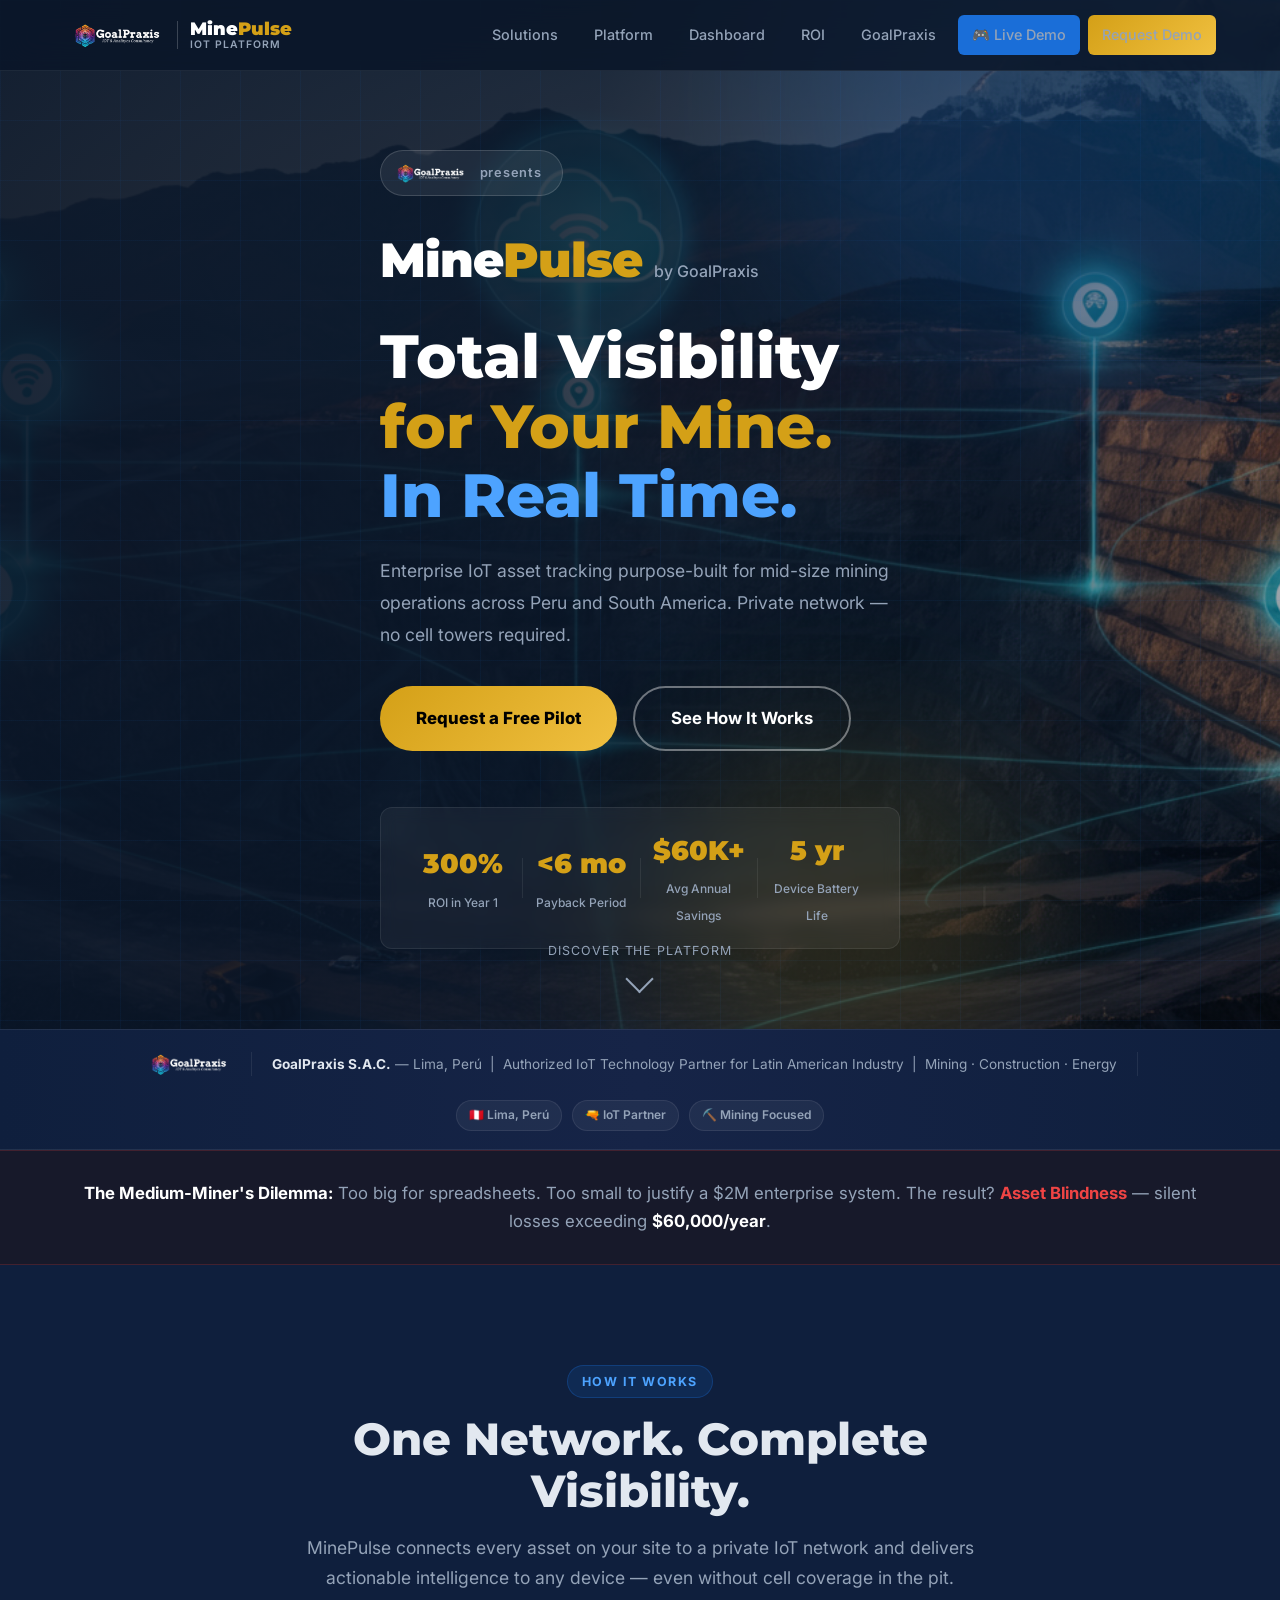
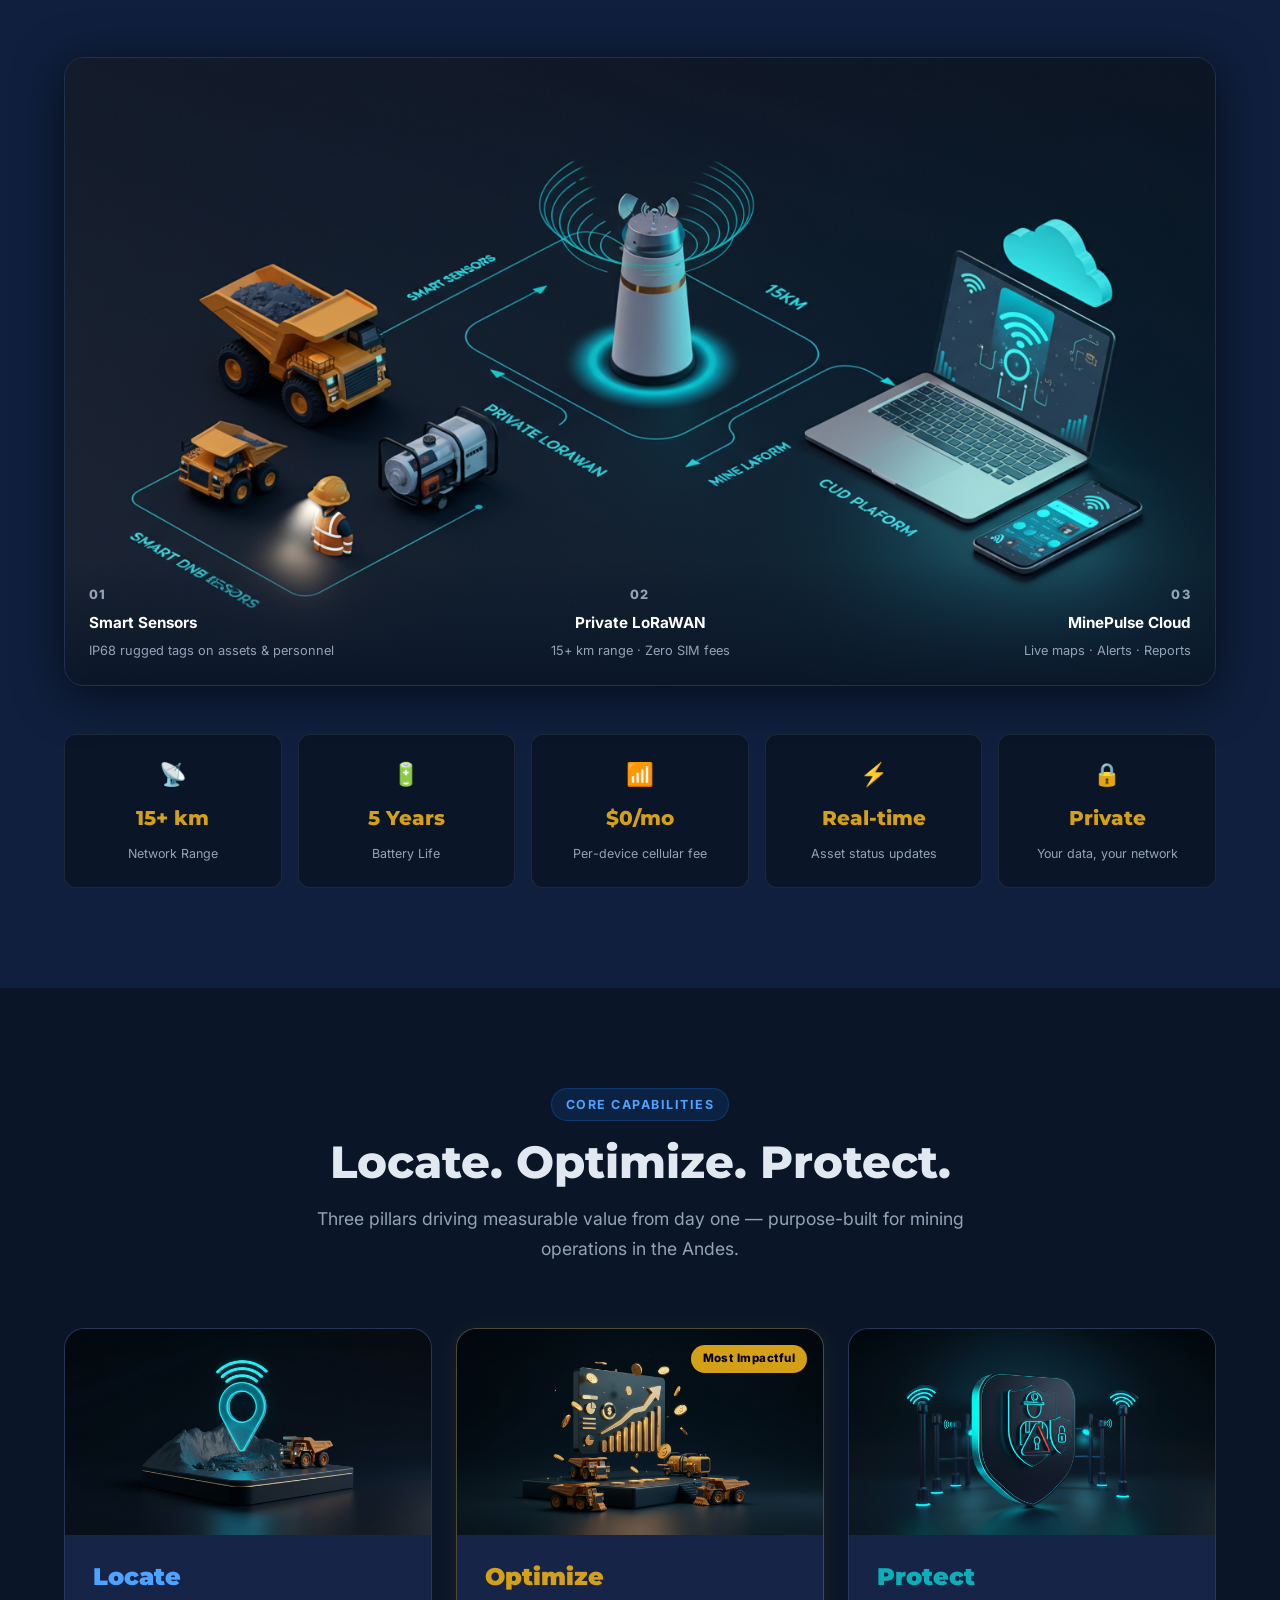
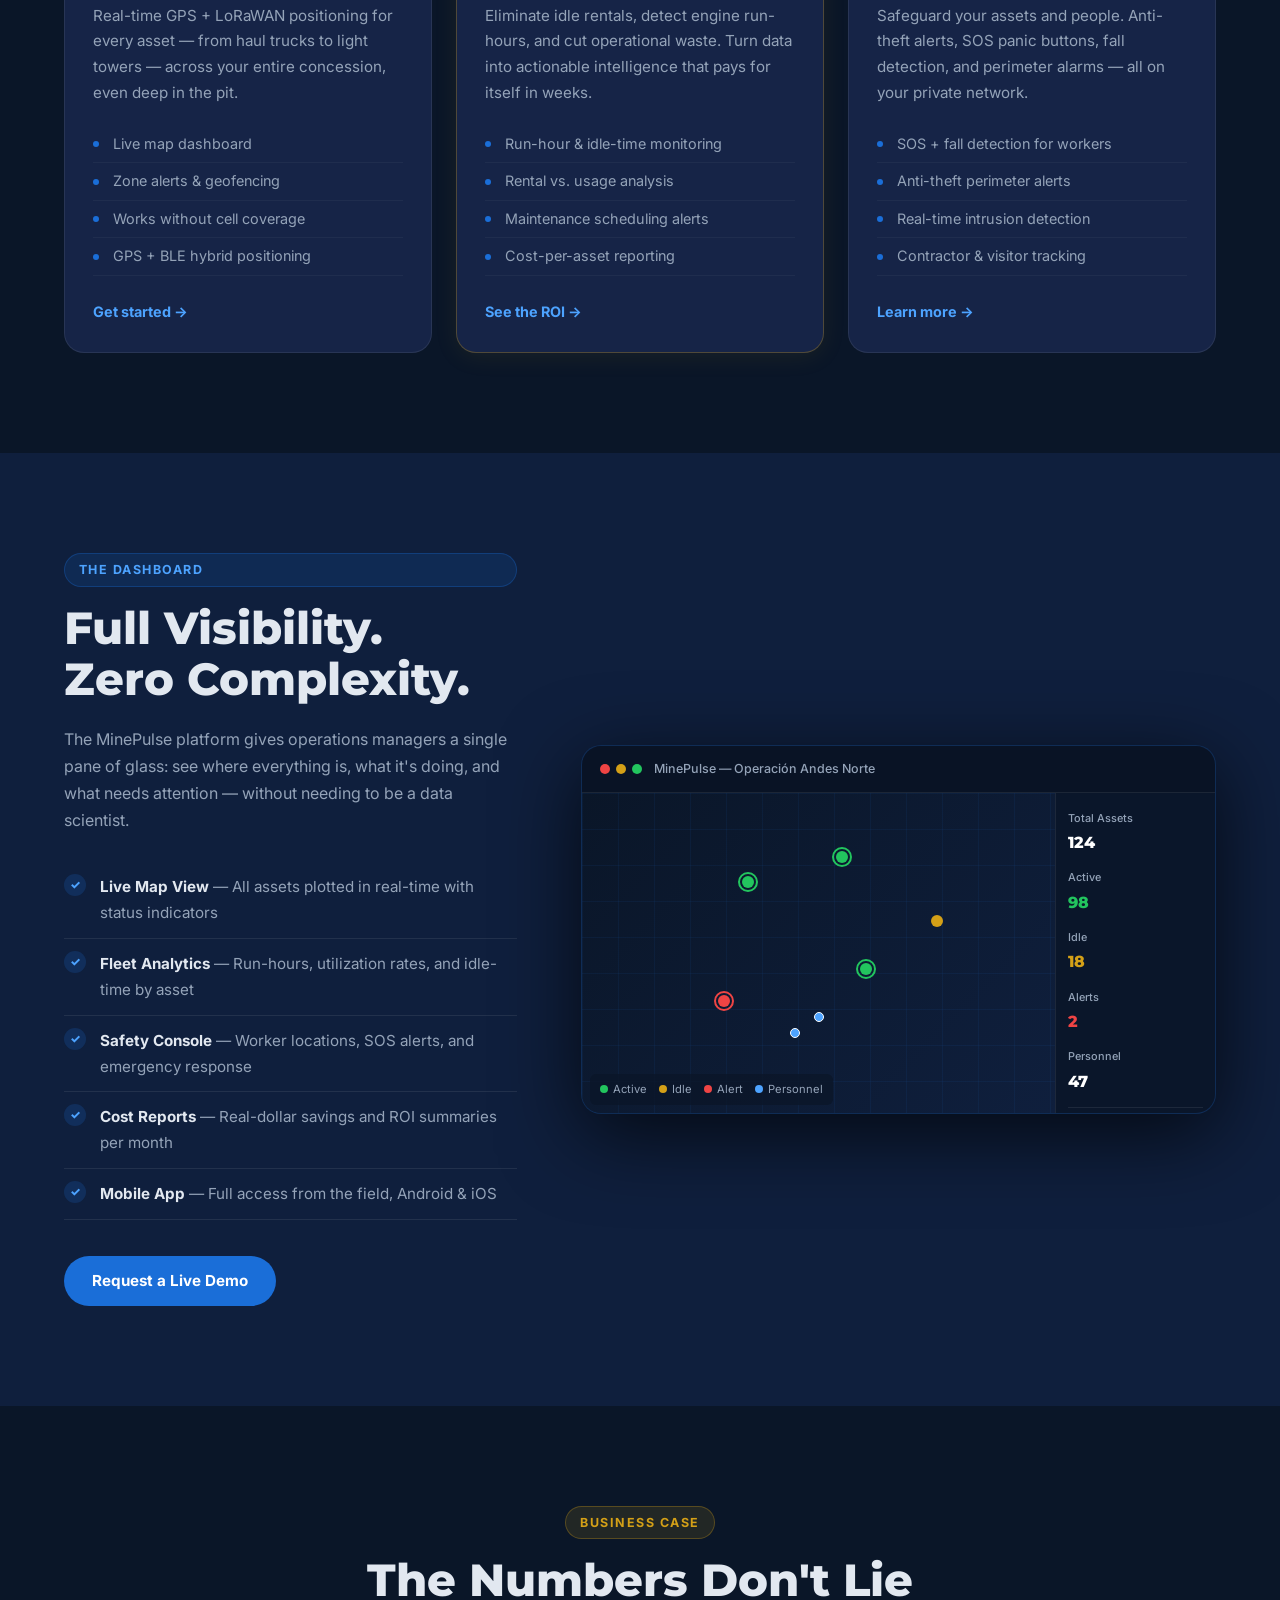
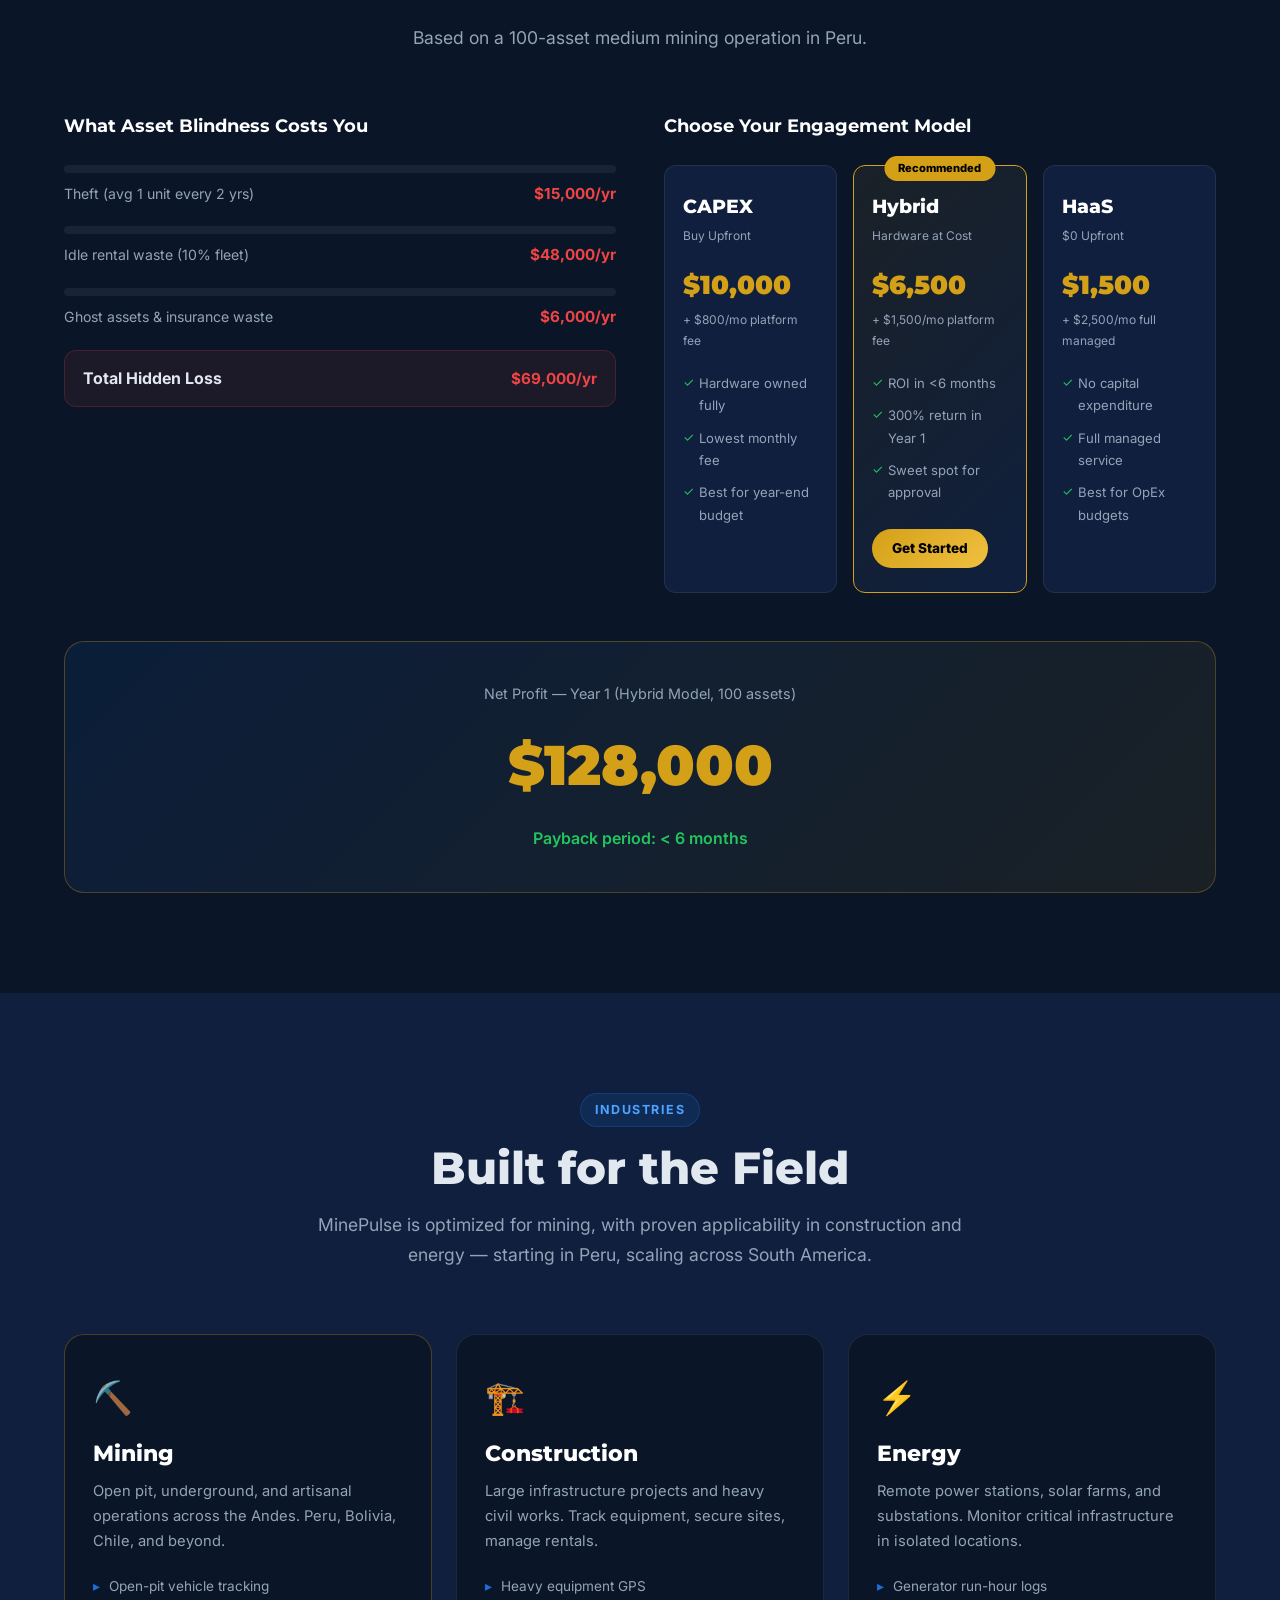
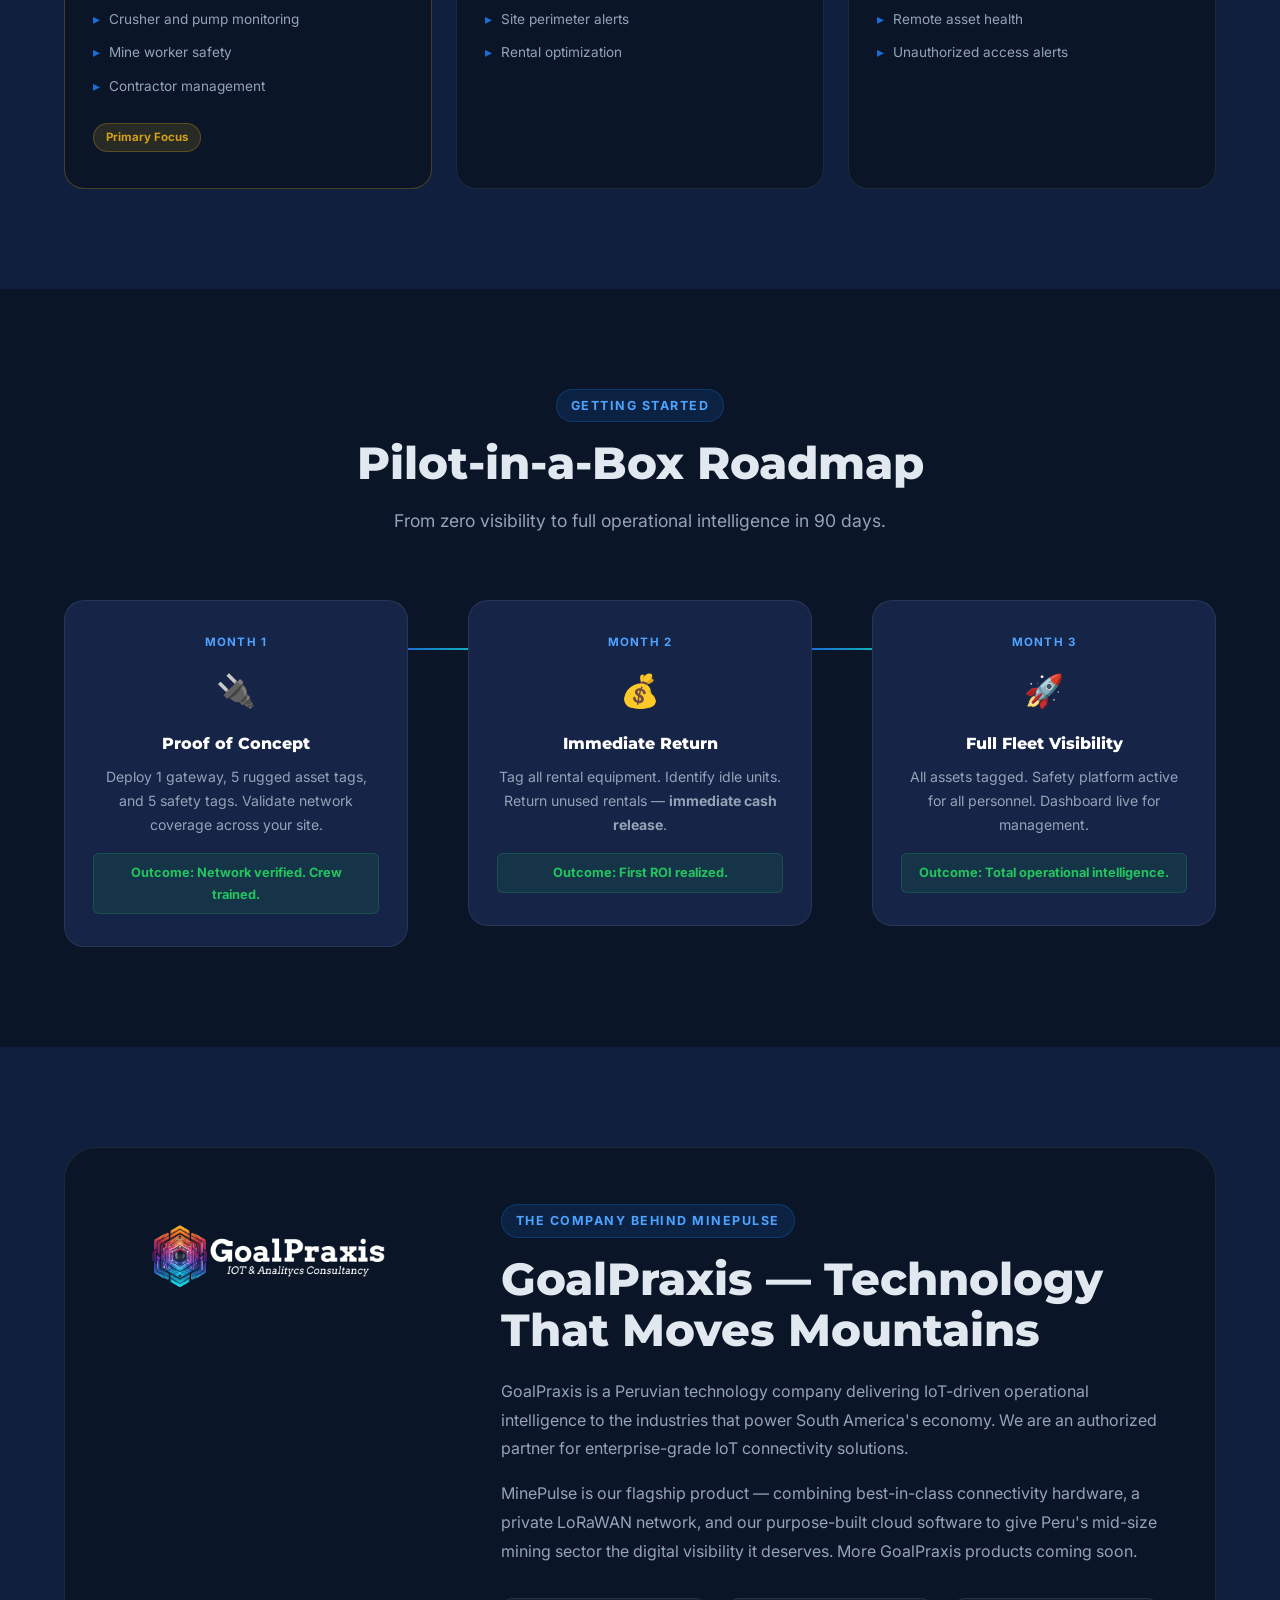
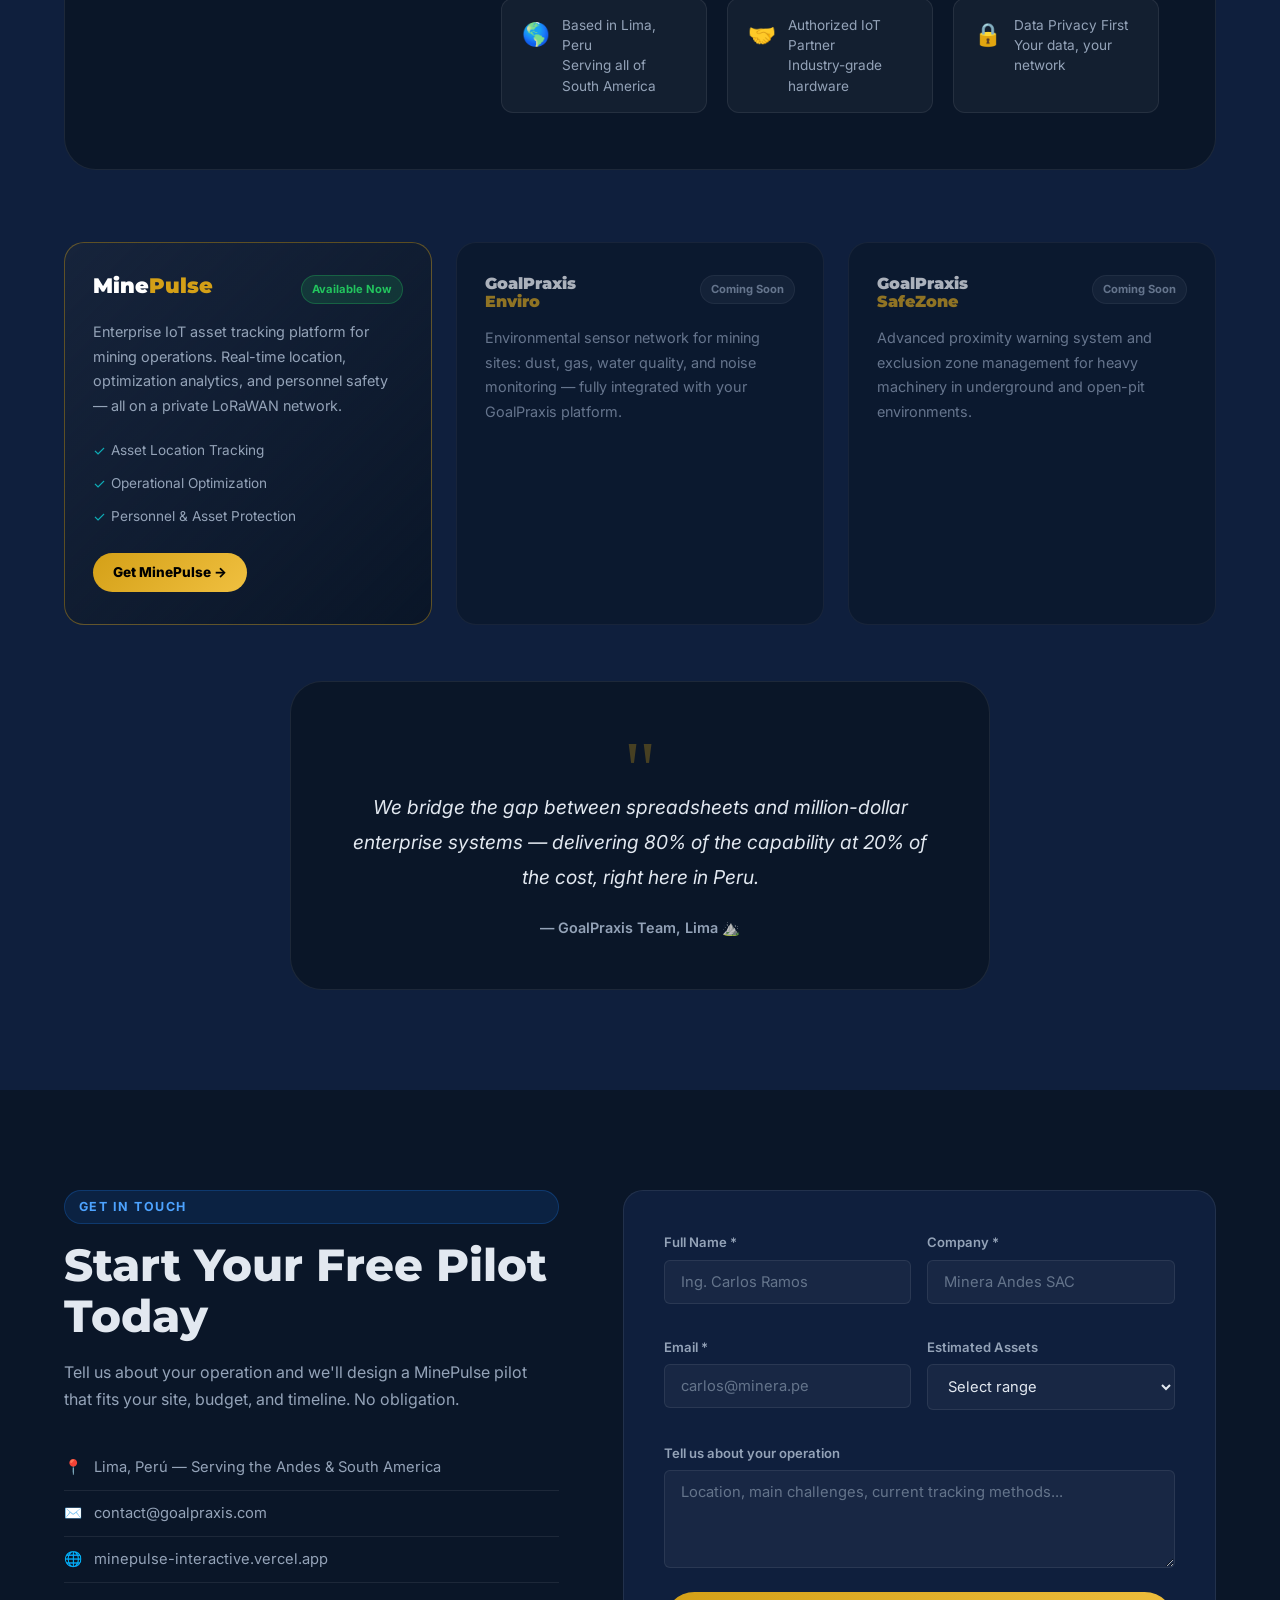
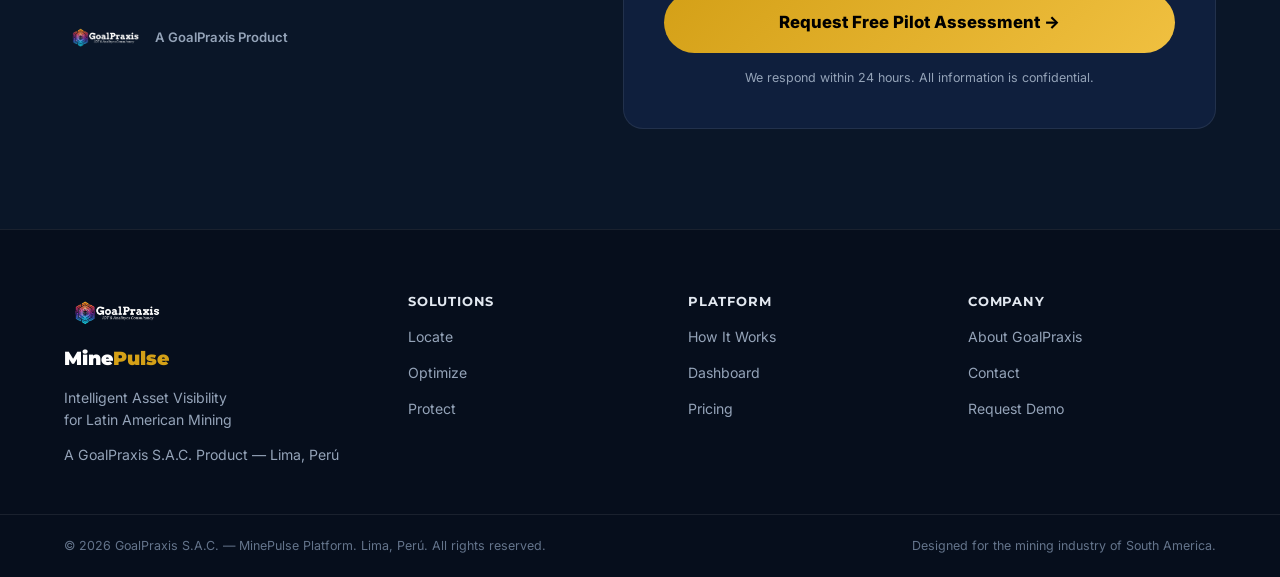
<file: index.html>
<!DOCTYPE html>
<html lang="en">
<head>
  <meta charset="UTF-8" />
  <meta name="viewport" content="width=device-width, initial-scale=1.0" />
  <title>MinePulse by GoalPraxis – Intelligent Asset Visibility for Mining</title>
  <meta name="description" content="MinePulse by GoalPraxis delivers enterprise-grade IoT asset tracking for mining operations in Peru and South America. Locate, Optimize, and Protect your fleet in real time." />
  <link rel="stylesheet" href="css/styles.css" />
  <link rel="preconnect" href="https://fonts.googleapis.com" />
  <link href="https://fonts.googleapis.com/css2?family=Inter:wght@300;400;500;600;700;800&family=Montserrat:wght@700;800;900&display=swap" rel="stylesheet" />
</head>
<body>

  <!-- NAV -->
  <header class="nav-wrapper" id="navbar">
    <nav class="nav-inner container">
      <a href="#" class="nav-logo">
        <div class="nav-logo-gp">
          <img src="img/goalpraxis-logo.png" alt="GoalPraxis" class="nav-logo-img" />
        </div>
        <div class="nav-logo-divider"></div>
        <div class="nav-logo-product">
          <span class="product-name">Mine<span class="product-accent">Pulse</span></span>
          <span class="product-tag">IoT Platform</span>
        </div>
      </a>
      <ul class="nav-links" id="navLinks">
        <li><a href="#solutions">Solutions</a></li>
        <li><a href="#ecosystem">Platform</a></li>
        <li><a href="#platform">Dashboard</a></li>
        <li><a href="#roi">ROI</a></li>
        <li><a href="#about">GoalPraxis</a></li>
        <li><a href="demo.html" class="btn btn-primary btn-sm" target="_blank">&#127918; Live Demo</a></li>
        <li><a href="#contact" class="btn btn-gold btn-sm">Request Demo</a></li>
      </ul>
      <button class="nav-burger" id="navBurger" aria-label="Toggle menu">
        <span></span><span></span><span></span>
      </button>
    </nav>
  </header>

  <!-- HERO -->
  <section class="hero" id="home">
    <div class="hero-photo-bg">
      <img src="img/hero-infographic.png" alt="MinePulse mining IoT" />
      <div class="hero-photo-overlay"></div>
    </div>
    <div class="hero-bg-fx">
      <div class="hero-grid"></div>
      <div class="hero-orb hero-orb-1"></div>
      <div class="hero-orb hero-orb-2"></div>
    </div>
    <div class="container hero-content">
      <div class="hero-brand-badge">
        <img src="img/goalpraxis-logo.png" alt="GoalPraxis" class="hero-brand-logo" />
        <span class="hero-brand-text">presents</span>
      </div>
      <div class="hero-product-title">
        <span class="hero-product-name">Mine<span class="hero-product-accent">Pulse</span></span>
        <span class="hero-product-sub">by GoalPraxis</span>
      </div>
      <h1 class="hero-title">
        <span class="text-white">Total Visibility</span><br />
        <span class="text-gold">for Your Mine.</span><br />
        <span class="text-blue-light">In Real Time.</span>
      </h1>
      <p class="hero-subtitle">
        Enterprise IoT asset tracking purpose-built for mid-size mining operations across Peru and South America. Private network — no cell towers required.
      </p>
      <div class="hero-cta">
        <a href="#contact" class="btn btn-gold btn-lg">Request a Free Pilot</a>
        <a href="#ecosystem" class="btn btn-outline btn-lg">See How It Works</a>
      </div>
      <div class="hero-stats">
        <div class="stat-item"><span class="stat-number">300%</span><span class="stat-label">ROI in Year 1</span></div>
        <div class="stat-divider"></div>
        <div class="stat-item"><span class="stat-number">&lt;6 mo</span><span class="stat-label">Payback Period</span></div>
        <div class="stat-divider"></div>
        <div class="stat-item"><span class="stat-number">$60K+</span><span class="stat-label">Avg Annual Savings</span></div>
        <div class="stat-divider"></div>
        <div class="stat-item"><span class="stat-number">5 yr</span><span class="stat-label">Device Battery Life</span></div>
      </div>
    </div>
    <div class="hero-scroll-indicator">
      <span>Discover the platform</span>
      <div class="scroll-arrow"></div>
    </div>
  </section>

  <!-- GOALPRAXIS BRAND BAND -->
  <section class="gp-band">
    <div class="container gp-band-inner">
      <img src="img/goalpraxis-logo.png" alt="GoalPraxis" class="gp-band-logo" />
      <div class="gp-band-divider"></div>
      <p class="gp-band-text">
        <strong>GoalPraxis S.A.C.</strong> — Lima, Per&uacute; &nbsp;|&nbsp; Authorized IoT Technology Partner for Latin American Industry &nbsp;|&nbsp; Mining &middot; Construction &middot; Energy
      </p>
      <div class="gp-band-divider"></div>
      <div class="gp-band-badges">
        <span class="gp-badge">&#127477;&#127466; Lima, Per&uacute;</span>
        <span class="gp-badge">&#128299; IoT Partner</span>
        <span class="gp-badge">&#9935;&#65039; Mining Focused</span>
      </div>
    </div>
  </section>

  <!-- PROBLEM STATEMENT -->
  <section class="problem-band">
    <div class="container">
      <p class="problem-lead">
        <strong>The Medium-Miner's Dilemma:</strong> Too big for spreadsheets. Too small to justify a $2M enterprise system.
        The result? <em>Asset Blindness</em> — silent losses exceeding <strong>$60,000/year</strong>.
      </p>
    </div>
  </section>

  <!-- ECOSYSTEM INFOGRAPHIC -->
  <section class="ecosystem section" id="ecosystem">
    <div class="container">
      <div class="section-header">
        <span class="section-tag">How It Works</span>
        <h2>One Network. Complete Visibility.</h2>
        <p>MinePulse connects every asset on your site to a private IoT network and delivers actionable intelligence to any device — even without cell coverage in the pit.</p>
      </div>
      <div class="ecosystem-image">
        <img src="img/ecosystem-infographic.png" alt="MinePulse IoT Ecosystem" />
        <div class="ecosystem-overlay-labels">
          <div class="eco-label eco-label-left">
            <span class="eco-num">01</span>
            <strong>Smart Sensors</strong>
            <span>IP68 rugged tags on assets &amp; personnel</span>
          </div>
          <div class="eco-label eco-label-center">
            <span class="eco-num">02</span>
            <strong>Private LoRaWAN</strong>
            <span>15+ km range &middot; Zero SIM fees</span>
          </div>
          <div class="eco-label eco-label-right">
            <span class="eco-num">03</span>
            <strong>MinePulse Cloud</strong>
            <span>Live maps &middot; Alerts &middot; Reports</span>
          </div>
        </div>
      </div>
      <div class="ecosystem-stats">
        <div class="eco-stat"><span class="eco-stat-icon">&#128225;</span><span class="eco-stat-value">15+ km</span><span class="eco-stat-label">Network Range</span></div>
        <div class="eco-stat"><span class="eco-stat-icon">&#128267;</span><span class="eco-stat-value">5 Years</span><span class="eco-stat-label">Battery Life</span></div>
        <div class="eco-stat"><span class="eco-stat-icon">&#128246;</span><span class="eco-stat-value">$0/mo</span><span class="eco-stat-label">Per-device cellular fee</span></div>
        <div class="eco-stat"><span class="eco-stat-icon">&#9889;</span><span class="eco-stat-value">Real-time</span><span class="eco-stat-label">Asset status updates</span></div>
        <div class="eco-stat"><span class="eco-stat-icon">&#128274;</span><span class="eco-stat-value">Private</span><span class="eco-stat-label">Your data, your network</span></div>
      </div>
    </div>
  </section>

  <!-- THREE PILLARS WITH GEMINI IMAGES -->
  <section class="pillars section" id="solutions">
    <div class="container">
      <div class="section-header">
        <span class="section-tag">Core Capabilities</span>
        <h2>Locate. Optimize. Protect.</h2>
        <p>Three pillars driving measurable value from day one — purpose-built for mining operations in the Andes.</p>
      </div>
      <div class="pillars-grid">

        <div class="pillar-card pillar-locate">
          <div class="pillar-img-wrap">
            <img src="img/icon-locate.png" alt="Locate" />
          </div>
          <div class="pillar-content">
            <h3>Locate</h3>
            <p>Real-time GPS + LoRaWAN positioning for every asset — from haul trucks to light towers — across your entire concession, even deep in the pit.</p>
            <ul class="pillar-features">
              <li>Live map dashboard</li>
              <li>Zone alerts &amp; geofencing</li>
              <li>Works without cell coverage</li>
              <li>GPS + BLE hybrid positioning</li>
            </ul>
            <a href="#contact" class="pillar-link">Get started &rarr;</a>
          </div>
        </div>

        <div class="pillar-card pillar-optimize pillar-featured">
          <div class="pillar-badge">Most Impactful</div>
          <div class="pillar-img-wrap">
            <img src="img/icon-optimize.png" alt="Optimize" />
          </div>
          <div class="pillar-content">
            <h3>Optimize</h3>
            <p>Eliminate idle rentals, detect engine run-hours, and cut operational waste. Turn data into actionable intelligence that pays for itself in weeks.</p>
            <ul class="pillar-features">
              <li>Run-hour &amp; idle-time monitoring</li>
              <li>Rental vs. usage analysis</li>
              <li>Maintenance scheduling alerts</li>
              <li>Cost-per-asset reporting</li>
            </ul>
            <a href="#roi" class="pillar-link">See the ROI &rarr;</a>
          </div>
        </div>

        <div class="pillar-card pillar-protect">
          <div class="pillar-img-wrap">
            <img src="img/icon-protect.png" alt="Protect" />
          </div>
          <div class="pillar-content">
            <h3>Protect</h3>
            <p>Safeguard your assets and people. Anti-theft alerts, SOS panic buttons, fall detection, and perimeter alarms — all on your private network.</p>
            <ul class="pillar-features">
              <li>SOS + fall detection for workers</li>
              <li>Anti-theft perimeter alerts</li>
              <li>Real-time intrusion detection</li>
              <li>Contractor &amp; visitor tracking</li>
            </ul>
            <a href="#contact" class="pillar-link">Learn more &rarr;</a>
          </div>
        </div>
      </div>
    </div>
  </section>

  <!-- PLATFORM PREVIEW -->
  <section class="platform section" id="platform">
    <div class="container platform-grid">
      <div class="platform-content">
        <span class="section-tag">The Dashboard</span>
        <h2>Full Visibility.<br />Zero Complexity.</h2>
        <p>The MinePulse platform gives operations managers a single pane of glass: see where everything is, what it's doing, and what needs attention — without needing to be a data scientist.</p>
        <ul class="platform-list">
          <li><span class="list-icon list-icon-blue">&#10003;</span><span><strong>Live Map View</strong> — All assets plotted in real-time with status indicators</span></li>
          <li><span class="list-icon list-icon-blue">&#10003;</span><span><strong>Fleet Analytics</strong> — Run-hours, utilization rates, and idle-time by asset</span></li>
          <li><span class="list-icon list-icon-blue">&#10003;</span><span><strong>Safety Console</strong> — Worker locations, SOS alerts, and emergency response</span></li>
          <li><span class="list-icon list-icon-blue">&#10003;</span><span><strong>Cost Reports</strong> — Real-dollar savings and ROI summaries per month</span></li>
          <li><span class="list-icon list-icon-blue">&#10003;</span><span><strong>Mobile App</strong> — Full access from the field, Android &amp; iOS</span></li>
        </ul>
        <a href="#contact" class="btn btn-primary">Request a Live Demo</a>
      </div>
      <div class="platform-visual">
        <div class="dashboard-mock">
          <div class="dashboard-header">
            <div class="dash-dots"><span></span><span></span><span></span></div>
            <span class="dash-title">MinePulse — Operaci&oacute;n Andes Norte</span>
          </div>
          <div class="dashboard-body">
            <div class="dash-map">
              <div class="map-grid"></div>
              <div class="asset-dot asset-active" style="top:28%;left:35%;" title="Generator 01"><span class="dot-pulse"></span></div>
              <div class="asset-dot asset-active" style="top:55%;left:60%;" title="Water Truck"><span class="dot-pulse"></span></div>
              <div class="asset-dot asset-idle" style="top:40%;left:75%;" title="Light Tower 03"></div>
              <div class="asset-dot asset-alert" style="top:65%;left:30%;" title="Haul Truck 07 – Alert"><span class="dot-pulse dot-pulse-alert"></span></div>
              <div class="asset-dot asset-active" style="top:20%;left:55%;" title="Crusher Feed"><span class="dot-pulse"></span></div>
              <div class="asset-dot asset-worker" style="top:70%;left:50%;" title="Worker A"></div>
              <div class="asset-dot asset-worker" style="top:75%;left:45%;" title="Worker B"></div>
              <div class="map-legend">
                <span class="legend-item"><span class="legend-dot active"></span>Active</span>
                <span class="legend-item"><span class="legend-dot idle"></span>Idle</span>
                <span class="legend-item"><span class="legend-dot alert"></span>Alert</span>
                <span class="legend-item"><span class="legend-dot worker"></span>Personnel</span>
              </div>
            </div>
            <div class="dash-sidebar">
              <div class="dash-kpi"><span class="kpi-label">Total Assets</span><span class="kpi-value" id="kpiTotal">124</span></div>
              <div class="dash-kpi"><span class="kpi-label">Active</span><span class="kpi-value green" id="kpiActive">98</span></div>
              <div class="dash-kpi"><span class="kpi-label">Idle</span><span class="kpi-value gold" id="kpiIdle">18</span></div>
              <div class="dash-kpi"><span class="kpi-label">Alerts</span><span class="kpi-value red" id="kpiAlerts">2</span></div>
              <div class="dash-kpi"><span class="kpi-label">Personnel</span><span class="kpi-value" id="kpiPersonnel">47</span></div>
              <div class="dash-divider"></div>
              <div class="dash-kpi"><span class="kpi-label">Monthly Savings</span><span class="kpi-value gold">$5,200</span></div>
              <div class="dash-kpi"><span class="kpi-label">Network Uptime</span><span class="kpi-value green">99.9%</span></div>
            </div>
          </div>
        </div>
      </div>
    </div>
  </section>

  <!-- ROI -->
  <section class="roi-section section" id="roi">
    <div class="container">
      <div class="section-header">
        <span class="section-tag section-tag-gold">Business Case</span>
        <h2>The Numbers Don't Lie</h2>
        <p>Based on a 100-asset medium mining operation in Peru.</p>
      </div>
      <div class="roi-grid">
        <div class="roi-costs">
          <h3 class="roi-sub">What Asset Blindness Costs You</h3>
          <div class="cost-item">
            <div class="cost-bar-wrap"><div class="cost-bar" data-width="75"></div></div>
            <div class="cost-detail"><span class="cost-label">Theft (avg 1 unit every 2 yrs)</span><span class="cost-value cost-red">$15,000/yr</span></div>
          </div>
          <div class="cost-item">
            <div class="cost-bar-wrap"><div class="cost-bar cost-bar-orange" data-width="60"></div></div>
            <div class="cost-detail"><span class="cost-label">Idle rental waste (10% fleet)</span><span class="cost-value cost-red">$48,000/yr</span></div>
          </div>
          <div class="cost-item">
            <div class="cost-bar-wrap"><div class="cost-bar cost-bar-yellow" data-width="25"></div></div>
            <div class="cost-detail"><span class="cost-label">Ghost assets &amp; insurance waste</span><span class="cost-value cost-red">$6,000/yr</span></div>
          </div>
          <div class="cost-total"><span>Total Hidden Loss</span><span class="cost-value cost-red">$69,000/yr</span></div>
        </div>
        <div class="roi-plans">
          <h3 class="roi-sub">Choose Your Engagement Model</h3>
          <div class="plan-cards">
            <div class="plan-card">
              <div class="plan-name">CAPEX</div>
              <div class="plan-tag">Buy Upfront</div>
              <div class="plan-price">$10,000</div>
              <div class="plan-monthly">+ $800/mo platform fee</div>
              <ul class="plan-features"><li>Hardware owned fully</li><li>Lowest monthly fee</li><li>Best for year-end budget</li></ul>
            </div>
            <div class="plan-card plan-card-featured">
              <div class="plan-badge">Recommended</div>
              <div class="plan-name">Hybrid</div>
              <div class="plan-tag">Hardware at Cost</div>
              <div class="plan-price">$6,500</div>
              <div class="plan-monthly">+ $1,500/mo platform fee</div>
              <ul class="plan-features"><li>ROI in &lt;6 months</li><li>300% return in Year 1</li><li>Sweet spot for approval</li></ul>
              <a href="#contact" class="btn btn-gold btn-sm">Get Started</a>
            </div>
            <div class="plan-card">
              <div class="plan-name">HaaS</div>
              <div class="plan-tag">$0 Upfront</div>
              <div class="plan-price">$1,500</div>
              <div class="plan-monthly">+ $2,500/mo full managed</div>
              <ul class="plan-features"><li>No capital expenditure</li><li>Full managed service</li><li>Best for OpEx budgets</li></ul>
            </div>
          </div>
        </div>
      </div>
      <div class="roi-result">
        <div class="roi-result-inner">
          <span class="roi-result-label">Net Profit — Year 1 (Hybrid Model, 100 assets)</span>
          <span class="roi-result-value" id="roiCounter">$128,000</span>
          <span class="roi-result-desc">Payback period: &lt; 6 months</span>
        </div>
      </div>
    </div>
  </section>

  <!-- INDUSTRIES -->
  <section class="industries section" id="industries">
    <div class="container">
      <div class="section-header">
        <span class="section-tag">Industries</span>
        <h2>Built for the Field</h2>
        <p>MinePulse is optimized for mining, with proven applicability in construction and energy — starting in Peru, scaling across South America.</p>
      </div>
      <div class="industry-cards">
        <div class="industry-card industry-primary">
          <div class="industry-icon">&#9935;&#65039;</div>
          <h3>Mining</h3>
          <p>Open pit, underground, and artisanal operations across the Andes. Peru, Bolivia, Chile, and beyond.</p>
          <ul><li>Open-pit vehicle tracking</li><li>Crusher and pump monitoring</li><li>Mine worker safety</li><li>Contractor management</li></ul>
          <span class="industry-tag industry-tag-primary">Primary Focus</span>
        </div>
        <div class="industry-card">
          <div class="industry-icon">&#127959;&#65039;</div>
          <h3>Construction</h3>
          <p>Large infrastructure projects and heavy civil works. Track equipment, secure sites, manage rentals.</p>
          <ul><li>Heavy equipment GPS</li><li>Site perimeter alerts</li><li>Rental optimization</li></ul>
        </div>
        <div class="industry-card">
          <div class="industry-icon">&#9889;</div>
          <h3>Energy</h3>
          <p>Remote power stations, solar farms, and substations. Monitor critical infrastructure in isolated locations.</p>
          <ul><li>Generator run-hour logs</li><li>Remote asset health</li><li>Unauthorized access alerts</li></ul>
        </div>
      </div>
    </div>
  </section>

  <!-- ROADMAP -->
  <section class="roadmap section">
    <div class="container">
      <div class="section-header">
        <span class="section-tag">Getting Started</span>
        <h2>Pilot-in-a-Box Roadmap</h2>
        <p>From zero visibility to full operational intelligence in 90 days.</p>
      </div>
      <div class="roadmap-steps">
        <div class="roadmap-step">
          <div class="step-month">Month 1</div>
          <div class="step-icon">&#128268;</div>
          <h4>Proof of Concept</h4>
          <p>Deploy 1 gateway, 5 rugged asset tags, and 5 safety tags. Validate network coverage across your site.</p>
          <div class="step-outcome">Outcome: Network verified. Crew trained.</div>
        </div>
        <div class="roadmap-connector"></div>
        <div class="roadmap-step">
          <div class="step-month">Month 2</div>
          <div class="step-icon">&#128176;</div>
          <h4>Immediate Return</h4>
          <p>Tag all rental equipment. Identify idle units. Return unused rentals — <strong>immediate cash release</strong>.</p>
          <div class="step-outcome">Outcome: First ROI realized.</div>
        </div>
        <div class="roadmap-connector"></div>
        <div class="roadmap-step">
          <div class="step-month">Month 3</div>
          <div class="step-icon">&#128640;</div>
          <h4>Full Fleet Visibility</h4>
          <p>All assets tagged. Safety platform active for all personnel. Dashboard live for management.</p>
          <div class="step-outcome">Outcome: Total operational intelligence.</div>
        </div>
      </div>
    </div>
  </section>

  <!-- ABOUT GOALPRAXIS -->
  <section class="about-gp section" id="about">
    <div class="container">
      <div class="gp-brand-hero">
        <div class="gp-brand-logo-wrap">
          <img src="img/goalpraxis-logo.png" alt="GoalPraxis" class="gp-brand-logo" />
        </div>
        <div class="gp-brand-copy">
          <span class="section-tag" style="text-align:left;display:inline-block;">The Company Behind MinePulse</span>
          <h2>GoalPraxis — Technology That Moves Mountains</h2>
          <p>GoalPraxis is a Peruvian technology company delivering IoT-driven operational intelligence to the industries that power South America's economy. We are an authorized partner for enterprise-grade IoT connectivity solutions.</p>
          <p>MinePulse is our flagship product — combining best-in-class connectivity hardware, a private LoRaWAN network, and our purpose-built cloud software to give Peru's mid-size mining sector the digital visibility it deserves. More GoalPraxis products coming soon.</p>
          <div class="about-badges">
            <div class="about-badge"><span class="badge-icon">&#127758;</span><span>Based in Lima, Peru<br />Serving all of South America</span></div>
            <div class="about-badge"><span class="badge-icon">&#129309;</span><span>Authorized IoT Partner<br />Industry-grade hardware</span></div>
            <div class="about-badge"><span class="badge-icon">&#128274;</span><span>Data Privacy First<br />Your data, your network</span></div>
          </div>
        </div>
      </div>

      <div class="products-grid">
        <div class="product-card product-active">
          <div class="product-card-header">
            <span class="product-logo-text">Mine<span>Pulse</span></span>
            <span class="product-status active">Available Now</span>
          </div>
          <p>Enterprise IoT asset tracking platform for mining operations. Real-time location, optimization analytics, and personnel safety — all on a private LoRaWAN network.</p>
          <ul class="product-features">
            <li>Asset Location Tracking</li>
            <li>Operational Optimization</li>
            <li>Personnel &amp; Asset Protection</li>
          </ul>
          <a href="#contact" class="btn btn-gold btn-sm">Get MinePulse &rarr;</a>
        </div>
        <div class="product-card product-coming">
          <div class="product-card-header">
            <span class="product-logo-text product-coming-name">GoalPraxis<br /><span>Enviro</span></span>
            <span class="product-status coming">Coming Soon</span>
          </div>
          <p>Environmental sensor network for mining sites: dust, gas, water quality, and noise monitoring — fully integrated with your GoalPraxis platform.</p>
        </div>
        <div class="product-card product-coming">
          <div class="product-card-header">
            <span class="product-logo-text product-coming-name">GoalPraxis<br /><span>SafeZone</span></span>
            <span class="product-status coming">Coming Soon</span>
          </div>
          <p>Advanced proximity warning system and exclusion zone management for heavy machinery in underground and open-pit environments.</p>
        </div>
      </div>

      <div class="about-quote">
        <span class="quote-mark">"</span>
        <p>We bridge the gap between spreadsheets and million-dollar enterprise systems — delivering 80% of the capability at 20% of the cost, right here in Peru.</p>
        <span class="quote-author">— GoalPraxis Team, Lima &#9968;&#65039;</span>
      </div>
    </div>
  </section>

  <!-- CONTACT -->
  <section class="contact section" id="contact">
    <div class="container">
      <div class="contact-inner">
        <div class="contact-content">
          <span class="section-tag">Get in Touch</span>
          <h2>Start Your Free Pilot Today</h2>
          <p>Tell us about your operation and we'll design a MinePulse pilot that fits your site, budget, and timeline. No obligation.</p>
          <div class="contact-info">
            <div class="contact-item"><span class="ci-icon">&#128205;</span><span>Lima, Per&uacute; — Serving the Andes &amp; South America</span></div>
            <div class="contact-item"><span class="ci-icon">&#9993;&#65039;</span><span>contact@goalpraxis.com</span></div>
            <div class="contact-item"><span class="ci-icon">&#127760;</span><span>minepulse-interactive.vercel.app</span></div>
          </div>
          <div class="contact-brand">
            <img src="img/goalpraxis-logo.png" alt="GoalPraxis" />
            <span>A GoalPraxis Product</span>
          </div>
        </div>
        <form class="contact-form" id="contactForm">
          <div class="form-row">
            <div class="form-group">
              <label for="name">Full Name *</label>
              <input type="text" id="name" placeholder="Ing. Carlos Ramos" required />
            </div>
            <div class="form-group">
              <label for="company">Company *</label>
              <input type="text" id="company" placeholder="Minera Andes SAC" required />
            </div>
          </div>
          <div class="form-row">
            <div class="form-group">
              <label for="email">Email *</label>
              <input type="email" id="email" placeholder="carlos@minera.pe" required />
            </div>
            <div class="form-group">
              <label for="assets">Estimated Assets</label>
              <select id="assets">
                <option value="">Select range</option>
                <option value="1-25">1–25 assets</option>
                <option value="25-100">25–100 assets</option>
                <option value="100-500">100–500 assets</option>
                <option value="500+">500+ assets</option>
              </select>
            </div>
          </div>
          <div class="form-group">
            <label for="message">Tell us about your operation</label>
            <textarea id="message" rows="4" placeholder="Location, main challenges, current tracking methods..."></textarea>
          </div>
          <button type="submit" class="btn btn-gold btn-lg btn-full">Request Free Pilot Assessment &rarr;</button>
          <p class="form-note">We respond within 24 hours. All information is confidential.</p>
        </form>
      </div>
    </div>
  </section>

  <!-- FOOTER -->
  <footer class="footer">
    <div class="container footer-inner">
      <div class="footer-brand">
        <img src="img/goalpraxis-logo.png" alt="GoalPraxis" class="footer-gp-logo" />
        <div class="footer-product-name">Mine<span>Pulse</span></div>
        <p>Intelligent Asset Visibility<br />for Latin American Mining</p>
        <p class="footer-legal">A GoalPraxis S.A.C. Product — Lima, Per&uacute;</p>
      </div>
      <div class="footer-links">
        <div class="footer-col">
          <h5>Solutions</h5>
          <a href="#solutions">Locate</a>
          <a href="#solutions">Optimize</a>
          <a href="#solutions">Protect</a>
        </div>
        <div class="footer-col">
          <h5>Platform</h5>
          <a href="#ecosystem">How It Works</a>
          <a href="#platform">Dashboard</a>
          <a href="#roi">Pricing</a>
        </div>
        <div class="footer-col">
          <h5>Company</h5>
          <a href="#about">About GoalPraxis</a>
          <a href="#contact">Contact</a>
          <a href="#contact">Request Demo</a>
        </div>
      </div>
    </div>
    <div class="footer-bottom">
      <div class="container">
        <span>&copy; 2026 GoalPraxis S.A.C. — MinePulse Platform. Lima, Per&uacute;. All rights reserved.</span>
        <span>Designed for the mining industry of South America.</span>
      </div>
    </div>
  </footer>

  <script src="js/main.js"></script>
</body>
</html>
</file>
<file: css/styles.css>
/* ==========================================
   MINEPULSE BY GOALPRAXIS — styles.css
   Dark mining tech. GoalPraxis brand first.
   ========================================== */

/* ─── TOKENS ─── */
:root {
  --navy:        #0a1628;
  --navy-mid:    #0f1f3d;
  --navy-light:  #162447;
  --blue:        #1a6ed8;
  --blue-light:  #4da3ff;
  --gold:        #d4a017;
  --gold-light:  #f0c040;
  --teal:        #0eaeb8;
  --green:       #22c55e;
  --red:         #ef4444;
  --white:       #ffffff;
  --gray-100:    #f1f5f9;
  --gray-300:    #94a3b8;
  --gray-500:    #64748b;
  --text-main:   #e2e8f0;
  --text-muted:  #94a3b8;
  --border:      rgba(255,255,255,0.08);
  --radius-sm:   6px;
  --radius-md:   12px;
  --radius-lg:   20px;
  --radius-xl:   32px;
  --shadow-card: 0 4px 24px rgba(0,0,0,0.4);
  --transition:  0.25s ease;
}

/* ─── RESET ─── */
*, *::before, *::after { box-sizing: border-box; margin: 0; padding: 0; }
html { scroll-behavior: smooth; }
body {
  font-family: 'Inter', sans-serif;
  background: var(--navy);
  color: var(--text-main);
  line-height: 1.7;
  font-size: 16px;
  overflow-x: hidden;
}
img { max-width: 100%; display: block; }
a { color: inherit; text-decoration: none; }
ul { list-style: none; }
button { cursor: pointer; border: none; background: none; font: inherit; }

/* ─── LAYOUT ─── */
.container { max-width: 1200px; margin: 0 auto; padding: 0 24px; }
.section { padding: 100px 0; }

/* ─── TYPOGRAPHY ─── */
h1,h2,h3,h4,h5 { font-family: 'Montserrat', sans-serif; font-weight: 800; line-height: 1.15; }
h1 { font-size: clamp(2.4rem, 5vw, 3.8rem); }
h2 { font-size: clamp(1.8rem, 3.5vw, 2.8rem); }
h3 { font-size: 1.4rem; }
h4 { font-size: 1.1rem; }
.text-white   { color: var(--white); }
.text-gold    { color: var(--gold); }
.text-blue-light { color: var(--blue-light); }

/* ─── SECTION HEADERS ─── */
.section-header { text-align: center; max-width: 700px; margin: 0 auto 64px; }
.section-header h2 { margin-bottom: 16px; }
.section-header p  { color: var(--text-muted); font-size: 1.1rem; }
.section-tag {
  display: inline-block;
  font-size: 0.78rem;
  font-weight: 700;
  letter-spacing: 0.12em;
  text-transform: uppercase;
  color: var(--blue-light);
  background: rgba(26,110,216,0.15);
  border: 1px solid rgba(26,110,216,0.3);
  padding: 5px 14px;
  border-radius: 100px;
  margin-bottom: 16px;
}
.section-tag-gold {
  color: var(--gold);
  background: rgba(212,160,23,0.12);
  border-color: rgba(212,160,23,0.3);
}

/* ─── BUTTONS ─── */
.btn {
  display: inline-flex;
  align-items: center;
  gap: 8px;
  padding: 12px 28px;
  border-radius: 100px;
  font-weight: 700;
  font-size: 0.95rem;
  transition: var(--transition);
  white-space: nowrap;
}
.btn-lg { padding: 16px 36px; font-size: 1.05rem; }
.btn-sm { padding: 8px 20px; font-size: 0.85rem; }
.btn-full { width: 100%; justify-content: center; }
.btn-primary {
  background: var(--blue);
  color: #fff;
}
.btn-primary:hover { background: #2278e8; transform: translateY(-2px); box-shadow: 0 8px 24px rgba(26,110,216,0.45); }
.btn-gold {
  background: linear-gradient(135deg, var(--gold) 0%, var(--gold-light) 100%);
  color: #000;
  font-weight: 800;
}
.btn-gold:hover { transform: translateY(-2px); box-shadow: 0 8px 28px rgba(212,160,23,0.5); }
.btn-outline {
  background: transparent;
  color: #fff;
  border: 2px solid rgba(255,255,255,0.4);
}
.btn-outline:hover { border-color: #fff; background: rgba(255,255,255,0.08); }

/* ═══════════════════════════════════════
   NAV
═══════════════════════════════════════ */
.nav-wrapper {
  position: fixed;
  top: 0; left: 0; right: 0;
  z-index: 1000;
  background: rgba(10,22,40,0.85);
  backdrop-filter: blur(16px);
  -webkit-backdrop-filter: blur(16px);
  border-bottom: 1px solid var(--border);
  transition: background var(--transition), box-shadow var(--transition);
}
.nav-wrapper.scrolled {
  background: rgba(10,22,40,0.97);
  box-shadow: 0 4px 32px rgba(0,0,0,0.5);
}
.nav-inner {
  display: flex;
  align-items: center;
  justify-content: space-between;
  height: 70px;
}

/* Logo: GoalPraxis image + divider + MinePulse product */
.nav-logo {
  display: flex;
  align-items: center;
  gap: 12px;
}
.nav-logo-gp { height: 36px; }
.nav-logo-img { height: 36px; width: auto; object-fit: contain; }
.nav-logo-divider {
  width: 1px;
  height: 28px;
  background: rgba(255,255,255,0.2);
}
.nav-logo-product { display: flex; flex-direction: column; line-height: 1; }
.product-name {
  font-family: 'Montserrat', sans-serif;
  font-weight: 900;
  font-size: 1.15rem;
  color: #fff;
}
.product-accent { color: var(--gold); }
.product-tag {
  font-size: 0.65rem;
  font-weight: 600;
  letter-spacing: 0.1em;
  text-transform: uppercase;
  color: var(--text-muted);
  margin-top: 2px;
}

.nav-links {
  display: flex;
  align-items: center;
  gap: 8px;
  list-style: none;
}
.nav-links a {
  padding: 8px 14px;
  font-weight: 500;
  font-size: 0.9rem;
  color: var(--text-muted);
  border-radius: var(--radius-sm);
  transition: color var(--transition), background var(--transition);
}
.nav-links a:hover { color: #fff; background: rgba(255,255,255,0.06); }

.nav-burger {
  display: none;
  flex-direction: column;
  gap: 5px;
  padding: 8px;
}
.nav-burger span {
  display: block;
  width: 22px;
  height: 2px;
  background: var(--text-main);
  border-radius: 2px;
  transition: var(--transition);
}

/* ═══════════════════════════════════════
   HERO
═══════════════════════════════════════ */
.hero {
  position: relative;
  min-height: 100vh;
  display: flex;
  align-items: center;
  padding-top: 70px;
  overflow: hidden;
}

/* Gemini-generated background photo */
.hero-photo-bg {
  position: absolute;
  inset: 0;
  z-index: 0;
}
.hero-photo-bg img {
  width: 100%;
  height: 100%;
  object-fit: cover;
  object-position: center 40%;
}
.hero-photo-overlay {
  position: absolute;
  inset: 0;
  background: linear-gradient(
    105deg,
    rgba(10,22,40,0.94) 0%,
    rgba(10,22,40,0.85) 40%,
    rgba(10,22,40,0.6) 70%,
    rgba(10,22,40,0.3) 100%
  );
}

/* FX layer */
.hero-bg-fx {
  position: absolute;
  inset: 0;
  z-index: 1;
  pointer-events: none;
}
.hero-grid {
  position: absolute;
  inset: 0;
  background-image:
    linear-gradient(rgba(26,110,216,0.06) 1px, transparent 1px),
    linear-gradient(90deg, rgba(26,110,216,0.06) 1px, transparent 1px);
  background-size: 60px 60px;
}
.hero-orb {
  position: absolute;
  border-radius: 50%;
  filter: blur(80px);
  opacity: 0.15;
}
.hero-orb-1 { width: 600px; height: 600px; background: var(--blue); top: -200px; right: -100px; }
.hero-orb-2 { width: 400px; height: 400px; background: var(--gold); bottom: -100px; left: 50%; }

/* Content */
.hero-content {
  position: relative;
  z-index: 2;
  padding: 80px 24px;
  max-width: 640px;
}

/* GoalPraxis brand badge at top */
.hero-brand-badge {
  display: inline-flex;
  align-items: center;
  gap: 12px;
  background: rgba(255,255,255,0.08);
  border: 1px solid rgba(255,255,255,0.15);
  padding: 8px 20px 8px 8px;
  border-radius: 100px;
  margin-bottom: 24px;
}
.hero-brand-logo { height: 28px; width: auto; object-fit: contain; }
.hero-brand-text {
  font-size: 0.8rem;
  font-weight: 600;
  color: var(--text-muted);
  letter-spacing: 0.06em;
}

/* MinePulse product logotype */
.hero-product-title {
  display: flex;
  align-items: baseline;
  gap: 12px;
  margin-bottom: 20px;
}
.hero-product-name {
  font-family: 'Montserrat', sans-serif;
  font-weight: 900;
  font-size: clamp(2rem, 4vw, 3rem);
  color: var(--white);
  letter-spacing: -0.02em;
}
.hero-product-accent { color: var(--gold); }
.hero-product-sub {
  font-size: 1rem;
  font-weight: 500;
  color: var(--text-muted);
}

.hero-title { margin-bottom: 24px; }
.hero-subtitle { color: var(--text-muted); font-size: 1.1rem; max-width: 520px; margin-bottom: 36px; line-height: 1.8; }
.hero-cta { display: flex; gap: 16px; flex-wrap: wrap; margin-bottom: 56px; }

/* Stats bar */
.hero-stats {
  display: flex;
  align-items: center;
  flex-wrap: wrap;
  gap: 0;
  background: rgba(255,255,255,0.05);
  border: 1px solid var(--border);
  border-radius: var(--radius-md);
  padding: 20px 28px;
  backdrop-filter: blur(8px);
}
.stat-item { flex: 1; min-width: 100px; text-align: center; }
.stat-number {
  display: block;
  font-family: 'Montserrat', sans-serif;
  font-weight: 900;
  font-size: 1.7rem;
  color: var(--gold);
}
.stat-label { font-size: 0.75rem; color: var(--text-muted); font-weight: 500; }
.stat-divider { width: 1px; height: 40px; background: var(--border); margin: 0 4px; }

/* Scroll indicator */
.hero-scroll-indicator {
  position: absolute;
  bottom: 40px;
  left: 50%;
  transform: translateX(-50%);
  z-index: 2;
  display: flex;
  flex-direction: column;
  align-items: center;
  gap: 8px;
  color: var(--text-muted);
  font-size: 0.78rem;
  letter-spacing: 0.08em;
  text-transform: uppercase;
}
.scroll-arrow {
  width: 20px; height: 20px;
  border-right: 2px solid var(--text-muted);
  border-bottom: 2px solid var(--text-muted);
  transform: rotate(45deg);
  animation: bounce 1.5s ease infinite;
}
@keyframes bounce { 0%,100%{transform:rotate(45deg) translateY(0)} 50%{transform:rotate(45deg) translateY(5px)} }

/* ═══════════════════════════════════════
   GOALPRAXIS BRAND BAND
═══════════════════════════════════════ */
.gp-band {
  background: linear-gradient(90deg, var(--navy-mid) 0%, var(--navy-light) 50%, var(--navy-mid) 100%);
  border-top: 1px solid var(--border);
  border-bottom: 1px solid var(--border);
  padding: 18px 0;
}
.gp-band-inner {
  display: flex;
  align-items: center;
  gap: 20px;
  flex-wrap: wrap;
  justify-content: center;
}
.gp-band-logo { height: 32px; width: auto; object-fit: contain; }
.gp-band-divider { width: 1px; height: 24px; background: var(--border); flex-shrink: 0; }
.gp-band-text {
  font-size: 0.85rem;
  color: var(--text-muted);
  text-align: center;
}
.gp-band-text strong { color: var(--text-main); }
.gp-band-badges { display: flex; gap: 10px; flex-wrap: wrap; }
.gp-badge {
  font-size: 0.75rem;
  font-weight: 600;
  padding: 4px 12px;
  background: rgba(255,255,255,0.05);
  border: 1px solid var(--border);
  border-radius: 100px;
  color: var(--text-muted);
}

/* ═══════════════════════════════════════
   PROBLEM BAND
═══════════════════════════════════════ */
.problem-band {
  background: rgba(239,68,68,0.06);
  border-top: 1px solid rgba(239,68,68,0.2);
  border-bottom: 1px solid rgba(239,68,68,0.2);
  padding: 28px 0;
}
.problem-lead {
  text-align: center;
  font-size: 1.05rem;
  color: var(--text-muted);
}
.problem-lead strong { color: var(--white); }
.problem-lead em { color: var(--red); font-style: normal; font-weight: 700; }

/* ═══════════════════════════════════════
   ECOSYSTEM INFOGRAPHIC (Tektelic-style)
═══════════════════════════════════════ */
.ecosystem { background: var(--navy-mid); }

.ecosystem-image {
  position: relative;
  border-radius: var(--radius-lg);
  overflow: hidden;
  border: 1px solid var(--border);
  box-shadow: 0 8px 48px rgba(0,0,0,0.6);
  margin-bottom: 48px;
}
.ecosystem-image img {
  width: 100%;
  height: auto;
  display: block;
}

/* Overlay labels on the infographic */
.ecosystem-overlay-labels {
  position: absolute;
  bottom: 0;
  left: 0;
  right: 0;
  display: flex;
  justify-content: space-between;
  padding: 24px;
  background: linear-gradient(to top, rgba(10,22,40,0.95) 0%, transparent 100%);
  gap: 16px;
  flex-wrap: wrap;
}
.eco-label {
  display: flex;
  flex-direction: column;
  gap: 4px;
  flex: 1;
  min-width: 160px;
}
.eco-label-center { text-align: center; align-items: center; }
.eco-label-right  { text-align: right; align-items: flex-end; }
.eco-num {
  font-size: 0.7rem;
  font-weight: 800;
  letter-spacing: 0.1em;
  color: var(--blue-light);
  text-transform: uppercase;
}
.eco-label strong { font-size: 0.95rem; color: var(--white); }
.eco-label span   { font-size: 0.8rem; color: var(--text-muted); }

/* Stats row below infographic */
.ecosystem-stats {
  display: flex;
  justify-content: space-between;
  gap: 16px;
  flex-wrap: wrap;
}
.eco-stat {
  flex: 1;
  min-width: 140px;
  background: var(--navy);
  border: 1px solid var(--border);
  border-radius: var(--radius-md);
  padding: 20px 16px;
  text-align: center;
  transition: border-color var(--transition);
}
.eco-stat:hover { border-color: var(--blue); }
.eco-stat-icon { display: block; font-size: 1.4rem; margin-bottom: 8px; }
.eco-stat-value {
  display: block;
  font-family: 'Montserrat', sans-serif;
  font-weight: 800;
  font-size: 1.25rem;
  color: var(--gold);
  margin-bottom: 4px;
}
.eco-stat-label { font-size: 0.78rem; color: var(--text-muted); }

/* ═══════════════════════════════════════
   THREE PILLARS — IMAGE BASED
═══════════════════════════════════════ */
.pillars { background: var(--navy); }
.pillars-grid {
  display: grid;
  grid-template-columns: repeat(3, 1fr);
  gap: 24px;
}
.pillar-card {
  background: var(--navy-light);
  border: 1px solid var(--border);
  border-radius: var(--radius-lg);
  overflow: hidden;
  display: flex;
  flex-direction: column;
  transition: transform var(--transition), border-color var(--transition), box-shadow var(--transition);
  position: relative;
}
.pillar-card:hover {
  transform: translateY(-6px);
  border-color: rgba(26,110,216,0.4);
  box-shadow: 0 16px 48px rgba(0,0,0,0.5);
}

/* Gemini-generated image at top of card */
.pillar-img-wrap {
  width: 100%;
  aspect-ratio: 16/9;
  overflow: hidden;
  position: relative;
}
.pillar-img-wrap img {
  width: 100%;
  height: 100%;
  object-fit: cover;
  transition: transform 0.4s ease;
}
.pillar-card:hover .pillar-img-wrap img { transform: scale(1.04); }

.pillar-content { padding: 28px; flex: 1; display: flex; flex-direction: column; }
.pillar-content h3 {
  font-size: 1.5rem;
  font-weight: 900;
  margin-bottom: 12px;
  color: var(--white);
}
.pillar-content p { color: var(--text-muted); font-size: 0.95rem; margin-bottom: 20px; line-height: 1.7; }
.pillar-features {
  list-style: none;
  margin-bottom: 24px;
  flex: 1;
}
.pillar-features li {
  padding: 6px 0;
  font-size: 0.9rem;
  color: var(--text-muted);
  border-bottom: 1px solid rgba(255,255,255,0.04);
  padding-left: 20px;
  position: relative;
}
.pillar-features li::before {
  content: '';
  position: absolute;
  left: 0;
  top: 50%;
  transform: translateY(-50%);
  width: 6px;
  height: 6px;
  background: var(--blue);
  border-radius: 50%;
}
.pillar-link {
  font-weight: 700;
  font-size: 0.9rem;
  color: var(--blue-light);
  transition: color var(--transition);
}
.pillar-link:hover { color: var(--gold); }
.pillar-badge {
  position: absolute;
  top: 16px;
  right: 16px;
  background: var(--gold);
  color: #000;
  font-size: 0.72rem;
  font-weight: 800;
  padding: 4px 12px;
  border-radius: 100px;
  letter-spacing: 0.04em;
  z-index: 2;
}
.pillar-featured {
  border-color: rgba(212,160,23,0.3);
  box-shadow: 0 4px 24px rgba(212,160,23,0.08);
}
.pillar-locate .pillar-content h3 { color: var(--blue-light); }
.pillar-optimize .pillar-content h3 { color: var(--gold); }
.pillar-protect .pillar-content h3 { color: var(--teal); }

/* ═══════════════════════════════════════
   PLATFORM PREVIEW / DASHBOARD
═══════════════════════════════════════ */
.platform { background: var(--navy-mid); }
.platform-grid {
  display: grid;
  grid-template-columns: 1fr 1.4fr;
  gap: 64px;
  align-items: center;
}
.platform-content .section-tag { display: block; margin-bottom: 16px; text-align: left; }
.platform-content h2 { margin-bottom: 20px; }
.platform-content > p { color: var(--text-muted); margin-bottom: 28px; }
.platform-list { list-style: none; margin-bottom: 36px; }
.platform-list li {
  display: flex;
  gap: 14px;
  padding: 12px 0;
  border-bottom: 1px solid var(--border);
  font-size: 0.95rem;
  color: var(--text-muted);
}
.platform-list li span:last-child strong { color: var(--text-main); }
.list-icon { flex-shrink: 0; width: 22px; height: 22px; border-radius: 50%; display: flex; align-items: center; justify-content: center; font-size: 0.75rem; font-weight: 800; }
.list-icon-blue { background: rgba(26,110,216,0.2); color: var(--blue-light); }

/* Dashboard mock */
.dashboard-mock {
  background: #0d1b35;
  border: 1px solid rgba(26,110,216,0.2);
  border-radius: var(--radius-lg);
  overflow: hidden;
  box-shadow: 0 20px 80px rgba(0,0,0,0.7);
}
.dashboard-header {
  display: flex;
  align-items: center;
  gap: 12px;
  padding: 12px 18px;
  background: rgba(0,0,0,0.3);
  border-bottom: 1px solid var(--border);
}
.dash-dots { display: flex; gap: 6px; }
.dash-dots span { width: 10px; height: 10px; border-radius: 50%; }
.dash-dots span:nth-child(1) { background: var(--red); }
.dash-dots span:nth-child(2) { background: var(--gold); }
.dash-dots span:nth-child(3) { background: var(--green); }
.dash-title { font-size: 0.78rem; color: var(--text-muted); font-weight: 500; }
.dashboard-body { display: flex; height: 320px; }

.dash-map {
  flex: 1;
  position: relative;
  background: linear-gradient(135deg, #0a1628 0%, #0f1f3d 100%);
  overflow: hidden;
}
.map-grid {
  position: absolute; inset: 0;
  background-image:
    linear-gradient(rgba(26,110,216,0.08) 1px, transparent 1px),
    linear-gradient(90deg, rgba(26,110,216,0.08) 1px, transparent 1px);
  background-size: 36px 36px;
}
.asset-dot {
  position: absolute;
  width: 12px; height: 12px;
  border-radius: 50%;
  transform: translate(-50%,-50%);
  z-index: 2;
}
.asset-active  { background: var(--green); }
.asset-idle    { background: var(--gold); }
.asset-alert   { background: var(--red); }
.asset-worker  { background: var(--blue-light); width:10px; height:10px; border: 1px solid white; }
.dot-pulse {
  position: absolute; inset: -4px;
  border-radius: 50%;
  border: 2px solid var(--green);
  animation: pulse-ring 1.5s ease-out infinite;
}
.dot-pulse-alert { border-color: var(--red); }
@keyframes pulse-ring { 0%{transform:scale(1);opacity:0.8} 100%{transform:scale(2.5);opacity:0} }

.map-legend {
  position: absolute;
  bottom: 8px; left: 8px;
  display: flex;
  gap: 12px;
  background: rgba(10,22,40,0.8);
  padding: 6px 10px;
  border-radius: var(--radius-sm);
  font-size: 0.7rem;
  color: var(--text-muted);
}
.legend-item { display: flex; align-items: center; gap: 5px; }
.legend-dot { width: 8px; height: 8px; border-radius: 50%; }
.legend-dot.active { background: var(--green); }
.legend-dot.idle   { background: var(--gold); }
.legend-dot.alert  { background: var(--red); }
.legend-dot.worker { background: var(--blue-light); }

.dash-sidebar {
  width: 160px;
  padding: 16px 12px;
  border-left: 1px solid var(--border);
  background: rgba(0,0,0,0.2);
  overflow-y: auto;
}
.dash-kpi { margin-bottom: 12px; }
.kpi-label { display: block; font-size: 0.68rem; color: var(--text-muted); margin-bottom: 2px; font-weight: 500; }
.kpi-value { display: block; font-family: 'Montserrat', sans-serif; font-weight: 800; font-size: 1rem; color: #fff; }
.kpi-value.green { color: var(--green); }
.kpi-value.gold  { color: var(--gold); }
.kpi-value.red   { color: var(--red); }
.dash-divider { height: 1px; background: var(--border); margin: 12px 0; }

/* ═══════════════════════════════════════
   ROI SECTION
═══════════════════════════════════════ */
.roi-section { background: var(--navy); }
.roi-grid {
  display: grid;
  grid-template-columns: 1fr 1fr;
  gap: 48px;
  margin-bottom: 48px;
}
.roi-sub {
  font-size: 1.1rem;
  font-weight: 700;
  margin-bottom: 28px;
  color: var(--white);
}
.cost-item { margin-bottom: 20px; }
.cost-bar-wrap {
  height: 8px;
  background: rgba(255,255,255,0.06);
  border-radius: 4px;
  overflow: hidden;
  margin-bottom: 8px;
}
.cost-bar {
  height: 100%;
  background: var(--red);
  border-radius: 4px;
  width: 0;
  transition: width 1.2s ease;
}
.cost-bar-orange { background: #f97316; }
.cost-bar-yellow { background: var(--gold); }
.cost-detail { display: flex; justify-content: space-between; align-items: center; }
.cost-label { font-size: 0.88rem; color: var(--text-muted); }
.cost-value { font-weight: 700; font-size: 0.95rem; }
.cost-red { color: var(--red); }
.cost-total {
  display: flex;
  justify-content: space-between;
  align-items: center;
  background: rgba(239,68,68,0.08);
  border: 1px solid rgba(239,68,68,0.2);
  padding: 14px 18px;
  border-radius: var(--radius-md);
  margin-top: 12px;
  font-weight: 700;
  font-size: 1rem;
}

/* Plan cards */
.plan-cards {
  display: grid;
  grid-template-columns: repeat(3, 1fr);
  gap: 16px;
}
.plan-card {
  background: var(--navy-mid);
  border: 1px solid var(--border);
  border-radius: var(--radius-md);
  padding: 24px 18px;
  position: relative;
}
.plan-card-featured {
  border-color: var(--gold);
  background: linear-gradient(135deg, rgba(212,160,23,0.08) 0%, var(--navy-mid) 100%);
}
.plan-badge {
  position: absolute;
  top: -10px; left: 50%;
  transform: translateX(-50%);
  background: var(--gold);
  color: #000;
  font-size: 0.7rem;
  font-weight: 800;
  padding: 3px 14px;
  border-radius: 100px;
  white-space: nowrap;
}
.plan-name {
  font-family: 'Montserrat', sans-serif;
  font-weight: 800;
  font-size: 1.2rem;
  color: var(--white);
  margin-bottom: 4px;
}
.plan-tag { font-size: 0.75rem; color: var(--text-muted); margin-bottom: 16px; }
.plan-price {
  font-family: 'Montserrat', sans-serif;
  font-weight: 900;
  font-size: 1.6rem;
  color: var(--gold);
  margin-bottom: 4px;
}
.plan-monthly { font-size: 0.75rem; color: var(--text-muted); margin-bottom: 16px; }
.plan-features { list-style: none; margin-bottom: 20px; }
.plan-features li {
  font-size: 0.82rem;
  color: var(--text-muted);
  padding: 5px 0;
  padding-left: 16px;
  position: relative;
}
.plan-features li::before { content: '✓'; position: absolute; left: 0; color: var(--green); font-size: 0.8rem; }

/* ROI result banner */
.roi-result {
  background: linear-gradient(135deg, rgba(26,110,216,0.1) 0%, rgba(212,160,23,0.08) 100%);
  border: 1px solid rgba(212,160,23,0.3);
  border-radius: var(--radius-lg);
  padding: 40px;
  text-align: center;
}
.roi-result-label { display: block; font-size: 0.9rem; color: var(--text-muted); margin-bottom: 12px; }
.roi-result-value {
  display: block;
  font-family: 'Montserrat', sans-serif;
  font-weight: 900;
  font-size: 3.5rem;
  color: var(--gold);
  margin-bottom: 12px;
}
.roi-result-desc { display: block; font-size: 1rem; color: var(--green); font-weight: 600; }

/* ═══════════════════════════════════════
   INDUSTRIES
═══════════════════════════════════════ */
.industries { background: var(--navy-mid); }
.industry-cards {
  display: grid;
  grid-template-columns: repeat(3, 1fr);
  gap: 24px;
}
.industry-card {
  background: var(--navy);
  border: 1px solid var(--border);
  border-radius: var(--radius-lg);
  padding: 36px 28px;
  transition: var(--transition);
  position: relative;
}
.industry-card:hover { transform: translateY(-4px); border-color: rgba(26,110,216,0.3); }
.industry-primary { border-color: rgba(212,160,23,0.3); }
.industry-icon { font-size: 2rem; margin-bottom: 16px; }
.industry-card h3 { margin-bottom: 12px; color: var(--white); }
.industry-card p { color: var(--text-muted); font-size: 0.92rem; margin-bottom: 16px; }
.industry-card ul { list-style: none; }
.industry-card ul li {
  font-size: 0.85rem;
  color: var(--text-muted);
  padding: 5px 0;
  padding-left: 16px;
  position: relative;
}
.industry-card ul li::before { content: '▸'; position: absolute; left: 0; color: var(--blue); }
.industry-tag { display: inline-block; margin-top: 20px; font-size: 0.72rem; font-weight: 700; padding: 4px 12px; border-radius: 100px; }
.industry-tag-primary { background: rgba(212,160,23,0.15); color: var(--gold); border: 1px solid rgba(212,160,23,0.3); }

/* ═══════════════════════════════════════
   ROADMAP
═══════════════════════════════════════ */
.roadmap { background: var(--navy); }
.roadmap-steps {
  display: flex;
  align-items: flex-start;
  gap: 0;
}
.roadmap-step {
  flex: 1;
  background: var(--navy-light);
  border: 1px solid var(--border);
  border-radius: var(--radius-lg);
  padding: 32px 28px;
  text-align: center;
}
.roadmap-connector {
  width: 60px;
  height: 2px;
  background: linear-gradient(90deg, var(--blue), var(--teal));
  margin-top: 48px;
  flex-shrink: 0;
}
.step-month {
  font-size: 0.72rem;
  font-weight: 700;
  letter-spacing: 0.1em;
  text-transform: uppercase;
  color: var(--blue-light);
  margin-bottom: 12px;
}
.step-icon { font-size: 2rem; margin-bottom: 16px; }
.roadmap-step h4 { font-size: 1rem; font-weight: 800; margin-bottom: 12px; color: var(--white); }
.roadmap-step p { font-size: 0.88rem; color: var(--text-muted); margin-bottom: 16px; line-height: 1.7; }
.step-outcome {
  font-size: 0.8rem;
  font-weight: 700;
  color: var(--green);
  background: rgba(34,197,94,0.1);
  border: 1px solid rgba(34,197,94,0.2);
  padding: 8px 14px;
  border-radius: var(--radius-sm);
}

/* ═══════════════════════════════════════
   ABOUT GOALPRAXIS
═══════════════════════════════════════ */
.about-gp { background: var(--navy-mid); }

/* Brand hero: big logo + copy */
.gp-brand-hero {
  display: grid;
  grid-template-columns: 320px 1fr;
  gap: 60px;
  align-items: start;
  margin-bottom: 72px;
  background: var(--navy);
  border: 1px solid var(--border);
  border-radius: var(--radius-xl);
  padding: 56px;
}
.gp-brand-logo-wrap {
  display: flex;
  flex-direction: column;
  align-items: flex-start;
  justify-content: flex-start;
  gap: 20px;
}
.gp-brand-logo { width: 100%; max-width: 280px; height: auto; }

.gp-brand-copy h2 { margin-bottom: 20px; }
.gp-brand-copy p { color: var(--text-muted); margin-bottom: 16px; font-size: 1rem; line-height: 1.8; }

.about-badges { display: flex; gap: 20px; flex-wrap: wrap; margin-top: 32px; }
.about-badge {
  display: flex;
  align-items: flex-start;
  gap: 12px;
  background: rgba(255,255,255,0.04);
  border: 1px solid var(--border);
  padding: 16px 20px;
  border-radius: var(--radius-md);
  min-width: 160px;
  flex: 1;
}
.badge-icon { font-size: 1.4rem; flex-shrink: 0; }
.about-badge span:last-child { font-size: 0.85rem; color: var(--text-muted); line-height: 1.5; }
.about-badge span:last-child br { display: block; }

/* Products grid */
.products-grid {
  display: grid;
  grid-template-columns: repeat(3, 1fr);
  gap: 24px;
  margin-bottom: 56px;
}
.product-card {
  background: var(--navy);
  border: 1px solid var(--border);
  border-radius: var(--radius-lg);
  padding: 32px 28px;
  transition: var(--transition);
}
.product-card:hover { border-color: rgba(26,110,216,0.3); transform: translateY(-4px); }
.product-active { border-color: rgba(212,160,23,0.4); background: linear-gradient(135deg, rgba(212,160,23,0.04) 0%, var(--navy) 100%); }
.product-coming { opacity: 0.65; }
.product-coming:hover { opacity: 1; }
.product-card-header { display: flex; justify-content: space-between; align-items: flex-start; margin-bottom: 16px; }
.product-logo-text {
  font-family: 'Montserrat', sans-serif;
  font-weight: 900;
  font-size: 1.3rem;
  color: var(--white);
  line-height: 1.1;
}
.product-logo-text span { color: var(--gold); }
.product-coming-name { font-size: 1rem; }
.product-status {
  font-size: 0.7rem;
  font-weight: 700;
  padding: 4px 10px;
  border-radius: 100px;
  white-space: nowrap;
}
.product-status.active  { background: rgba(34,197,94,0.15); color: var(--green); border: 1px solid rgba(34,197,94,0.3); }
.product-status.coming  { background: rgba(148,163,184,0.1); color: var(--text-muted); border: 1px solid var(--border); }
.product-card p { font-size: 0.9rem; color: var(--text-muted); margin-bottom: 16px; line-height: 1.7; }
.product-features { list-style: none; margin-bottom: 20px; }
.product-features li {
  font-size: 0.85rem;
  color: var(--text-muted);
  padding: 5px 0;
  padding-left: 18px;
  position: relative;
}
.product-features li::before { content: '✓'; position: absolute; left: 0; color: var(--teal); font-size: 0.9rem; }

/* Quote */
.about-quote {
  text-align: center;
  max-width: 700px;
  margin: 0 auto;
  padding: 48px;
  background: var(--navy);
  border: 1px solid var(--border);
  border-radius: var(--radius-xl);
  position: relative;
}
.quote-mark {
  display: block;
  font-size: 5rem;
  color: var(--gold);
  opacity: 0.3;
  line-height: 1;
  margin-bottom: -20px;
  font-family: Georgia, serif;
}
.about-quote p { font-size: 1.2rem; color: var(--text-main); line-height: 1.8; font-style: italic; margin-bottom: 20px; }
.quote-author { font-size: 0.9rem; color: var(--text-muted); font-weight: 600; }

/* ═══════════════════════════════════════
   CONTACT
═══════════════════════════════════════ */
.contact { background: var(--navy); }
.contact-inner {
  display: grid;
  grid-template-columns: 1fr 1.2fr;
  gap: 64px;
  align-items: start;
}
.contact-content .section-tag { display: block; text-align: left; margin-bottom: 16px; }
.contact-content h2 { margin-bottom: 16px; }
.contact-content > p { color: var(--text-muted); margin-bottom: 32px; }
.contact-info { margin-bottom: 32px; }
.contact-item {
  display: flex;
  gap: 12px;
  padding: 10px 0;
  font-size: 0.92rem;
  color: var(--text-muted);
  border-bottom: 1px solid var(--border);
}
.ci-icon { flex-shrink: 0; }
.contact-brand {
  display: flex;
  align-items: center;
  gap: 12px;
  padding-top: 8px;
}
.contact-brand img { height: 28px; width: auto; }
.contact-brand span { font-size: 0.82rem; font-weight: 600; color: var(--text-muted); }

/* Form */
.contact-form {
  background: var(--navy-mid);
  border: 1px solid var(--border);
  border-radius: var(--radius-lg);
  padding: 40px;
}
.form-row { display: grid; grid-template-columns: 1fr 1fr; gap: 16px; margin-bottom: 16px; }
.form-group { margin-bottom: 16px; }
.form-group label { display: block; font-size: 0.82rem; font-weight: 600; color: var(--text-muted); margin-bottom: 6px; }
.form-group input,
.form-group select,
.form-group textarea {
  width: 100%;
  background: rgba(255,255,255,0.04);
  border: 1px solid var(--border);
  border-radius: var(--radius-sm);
  padding: 12px 16px;
  font-size: 0.92rem;
  color: var(--text-main);
  font-family: inherit;
  transition: border-color var(--transition);
  outline: none;
}
.form-group input::placeholder,
.form-group textarea::placeholder { color: var(--gray-500); }
.form-group input:focus,
.form-group select:focus,
.form-group textarea:focus {
  border-color: var(--blue);
  background: rgba(26,110,216,0.06);
}
.form-group select { cursor: pointer; }
.form-group select option { background: var(--navy-mid); }
.form-note { text-align: center; font-size: 0.78rem; color: var(--text-muted); margin-top: 14px; }

/* ═══════════════════════════════════════
   FOOTER
═══════════════════════════════════════ */
.footer {
  background: #060e1c;
  border-top: 1px solid var(--border);
  padding-top: 64px;
}
.footer-inner {
  display: grid;
  grid-template-columns: 280px 1fr;
  gap: 64px;
  padding-bottom: 48px;
}
.footer-brand { }
.footer-gp-logo { height: 36px; width: auto; margin-bottom: 12px; }
.footer-product-name {
  font-family: 'Montserrat', sans-serif;
  font-weight: 900;
  font-size: 1.2rem;
  color: var(--white);
  margin-bottom: 12px;
}
.footer-product-name span { color: var(--gold); }
.footer-brand p { font-size: 0.88rem; color: var(--text-muted); line-height: 1.6; }
.footer-legal { font-size: 0.78rem; color: var(--gray-500); margin-top: 12px; }

.footer-links { display: grid; grid-template-columns: repeat(3, 1fr); gap: 32px; }
.footer-col { display: flex; flex-direction: column; gap: 12px; }
.footer-col h5 { font-size: 0.82rem; font-weight: 700; letter-spacing: 0.06em; text-transform: uppercase; color: var(--text-main); margin-bottom: 4px; }
.footer-col a { font-size: 0.88rem; color: var(--text-muted); transition: color var(--transition); }
.footer-col a:hover { color: var(--white); }

.footer-bottom {
  border-top: 1px solid var(--border);
  padding: 20px 0;
}
.footer-bottom .container {
  display: flex;
  justify-content: space-between;
  flex-wrap: wrap;
  gap: 8px;
  font-size: 0.78rem;
  color: var(--gray-500);
}

/* ═══════════════════════════════════════
   SCROLL REVEAL ANIMATIONS
═══════════════════════════════════════ */
.reveal {
  opacity: 0;
  transform: translateY(32px);
  transition: opacity 0.7s ease, transform 0.7s ease;
}
.reveal.visible {
  opacity: 1;
  transform: none;
}

/* ═══════════════════════════════════════
   RESPONSIVE
═══════════════════════════════════════ */
@media (max-width: 1024px) {
  .pillars-grid { grid-template-columns: 1fr; max-width: 520px; margin: 0 auto; }
  .platform-grid { grid-template-columns: 1fr; }
  .roi-grid { grid-template-columns: 1fr; }
  .plan-cards { grid-template-columns: 1fr; }
  .gp-brand-hero { grid-template-columns: 1fr; gap: 32px; padding: 36px; }
  .gp-brand-logo-wrap { flex-direction: row; align-items: center; }
  .gp-brand-logo { max-width: 200px; }
  .products-grid { grid-template-columns: 1fr; }
  .contact-inner { grid-template-columns: 1fr; }
  .footer-inner { grid-template-columns: 1fr; }
}

@media (max-width: 768px) {
  .section { padding: 64px 0; }
  .nav-links { display: none; position: absolute; top: 70px; left: 0; right: 0; background: rgba(10,22,40,0.98); padding: 24px; flex-direction: column; align-items: stretch; gap: 4px; border-bottom: 1px solid var(--border); }
  .nav-links.open { display: flex; }
  .nav-links a { padding: 12px 16px; border-radius: var(--radius-sm); }
  .nav-burger { display: flex; }
  .nav-logo-img { height: 28px; }
  .product-name { font-size: 1rem; }
  .industry-cards { grid-template-columns: 1fr; }
  .roadmap-steps { flex-direction: column; }
  .roadmap-connector { width: 2px; height: 40px; margin: 0 auto; }
  .hero-stats { display: grid; grid-template-columns: 1fr 1fr; }
  .stat-divider { display: none; }
  .hero-content { max-width: 100%; }
  .ecosystem-overlay-labels { display: none; }
  .eco-label { min-width: auto; }
  .gp-band-inner { flex-direction: column; text-align: center; }
  .gp-brand-hero { padding: 28px 20px; }
  .about-badges { flex-direction: column; }
  .form-row { grid-template-columns: 1fr; }
  .contact-form { padding: 24px; }
  .footer-links { grid-template-columns: 1fr 1fr; }
  .roi-result-value { font-size: 2.5rem; }
  .ecosystem-stats { grid-template-columns: 1fr 1fr; display: grid; }
}

@media (max-width: 480px) {
  .hero-cta { flex-direction: column; }
  .hero-cta .btn { width: 100%; justify-content: center; }
  .plan-cards { grid-template-columns: 1fr; }
  .footer-links { grid-template-columns: 1fr; }
  .gp-brand-logo-wrap { flex-direction: column; }
  .products-grid { grid-template-columns: 1fr; }
}
</file>
